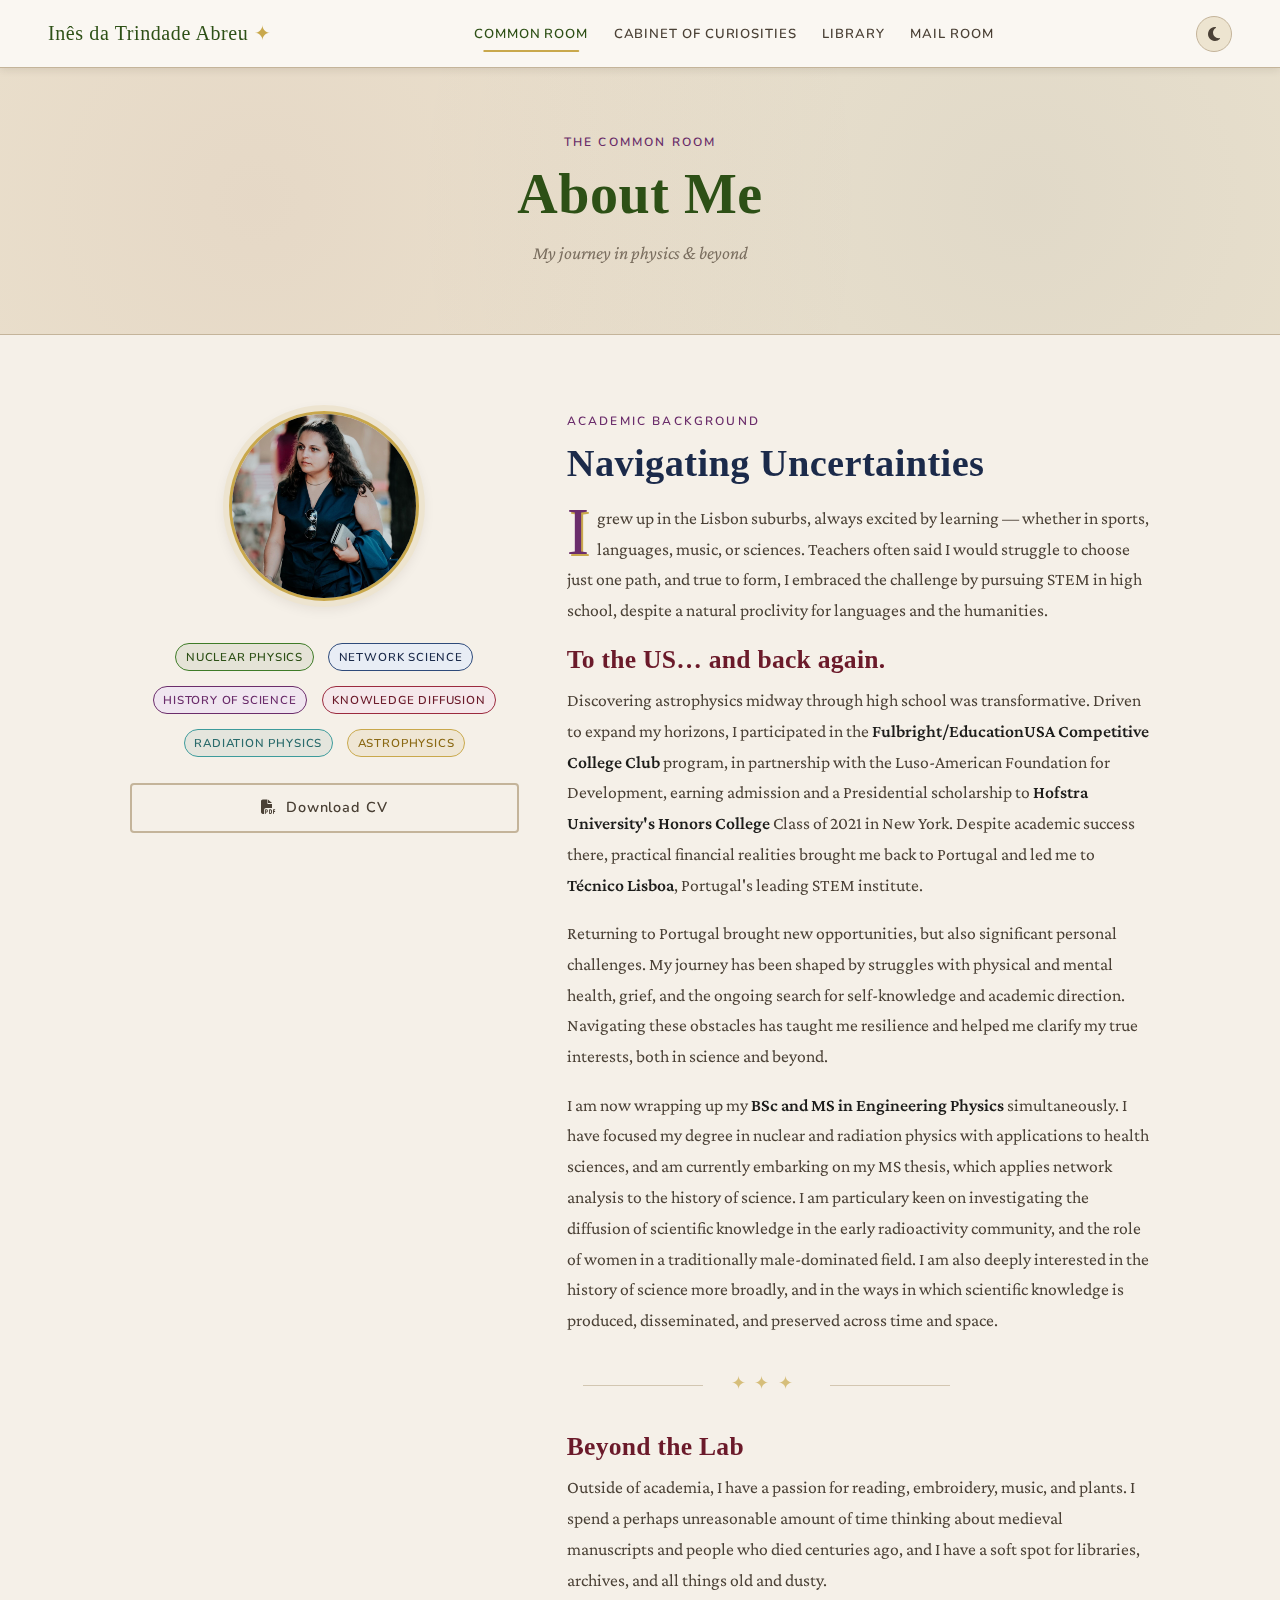
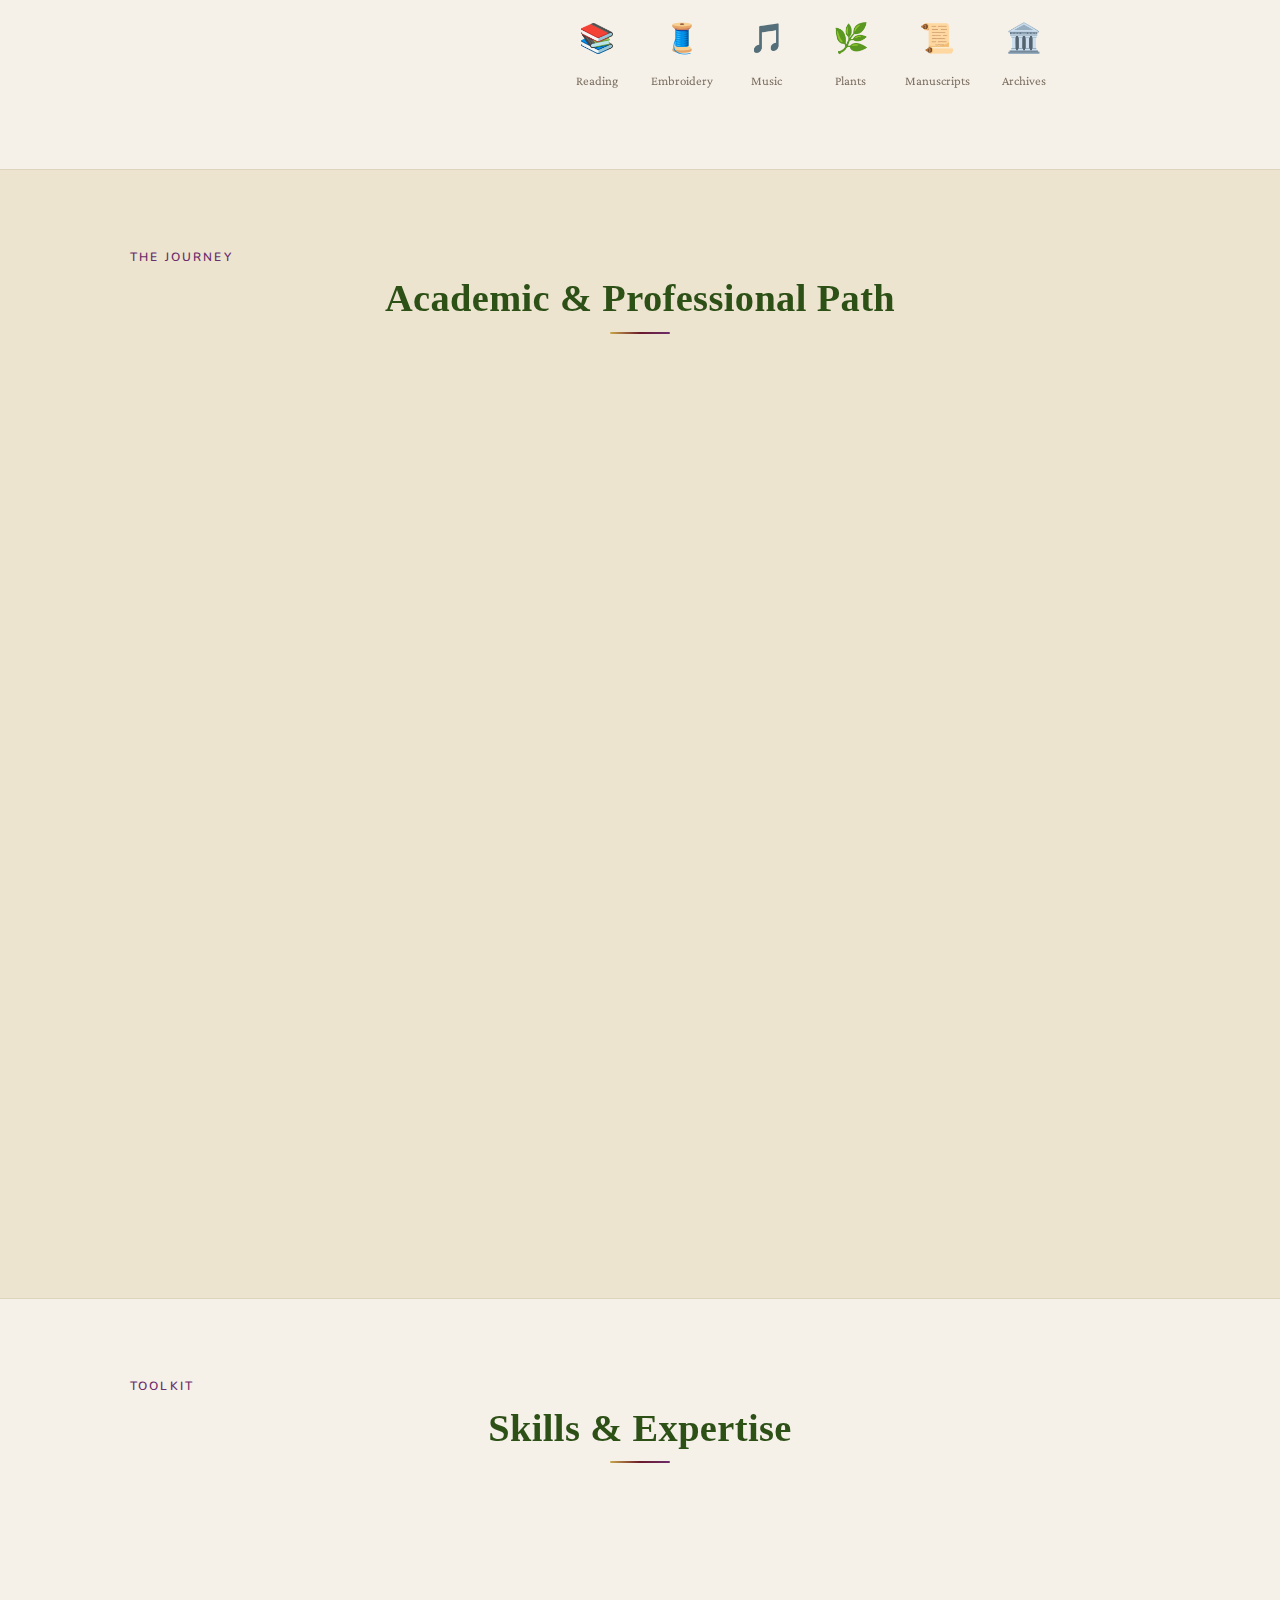
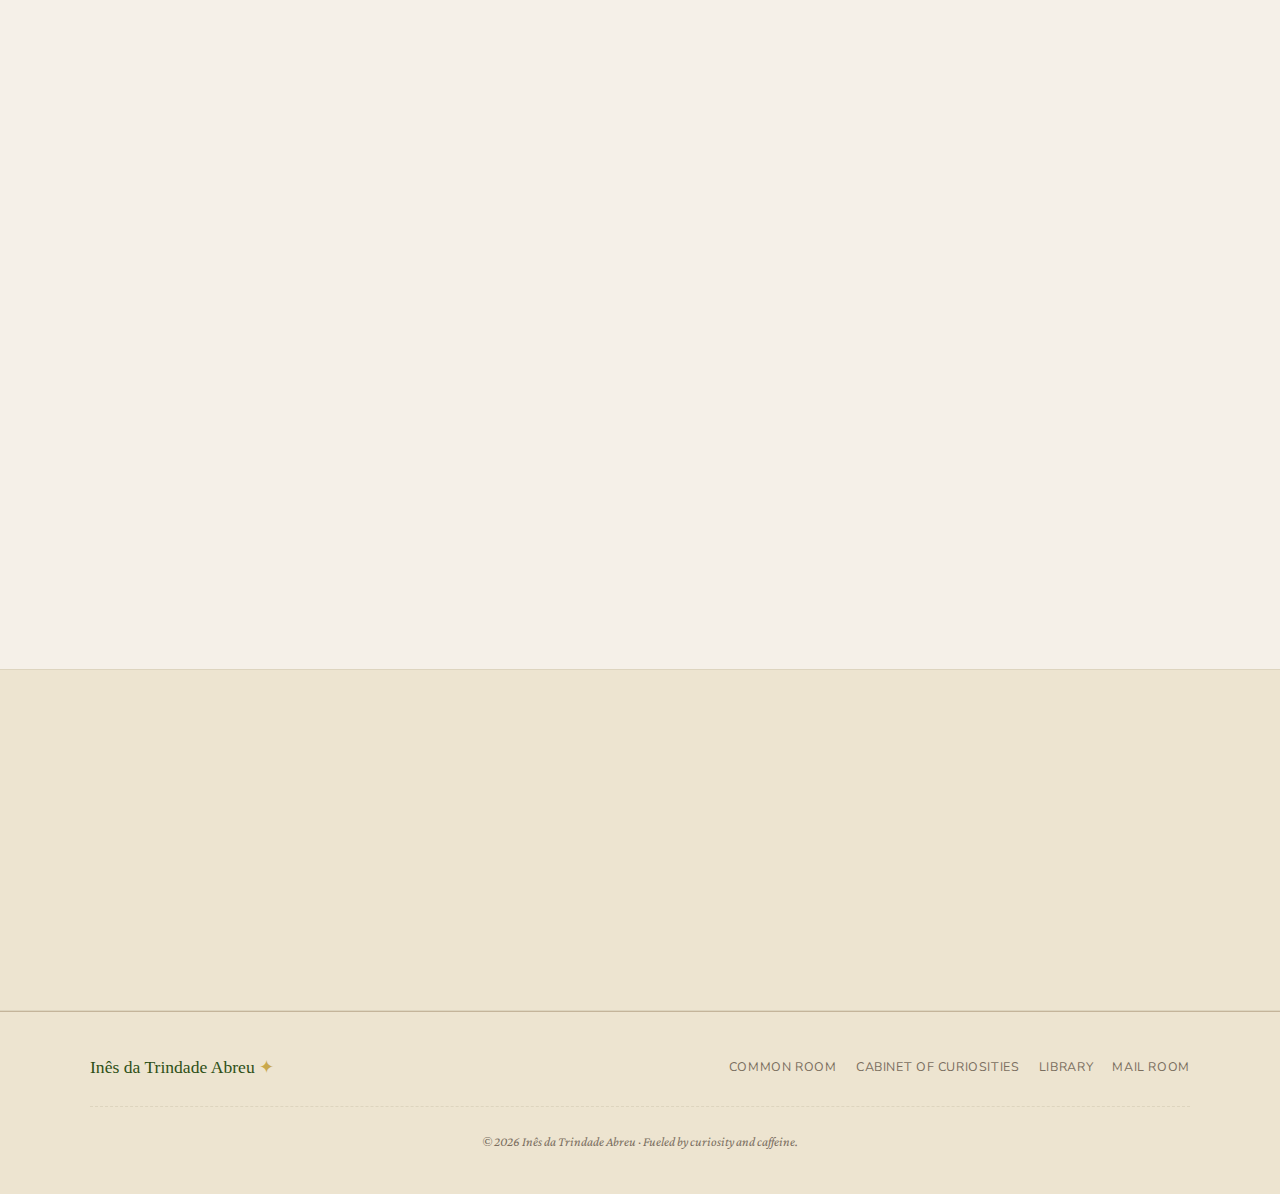
<file: about.html>
<!DOCTYPE html>
<html lang="en" data-theme="light">
<head>
  <meta charset="UTF-8">
  <meta http-equiv="X-UA-Compatible" content="IE=edge">
  <meta name="viewport" content="width=device-width, initial-scale=1.0">
  <meta name="description" content="About Inês da Trindade Abreu — graduate researcher in physics and history of science.">

  <title>Common Room — Inês da Trindade Abreu</title>

  <!-- Fonts -->
  <link href="https://fonts.googleapis.com/css2?family=IM+Fell+English:ital@0;1&family=Crimson+Pro:ital,wght@0,300;0,400;0,600;1,400&family=Nunito:wght@300;400;600&display=swap" rel="stylesheet">

  <!-- Font Awesome -->
  <link rel="stylesheet" href="https://cdnjs.cloudflare.com/ajax/libs/font-awesome/6.5.0/css/all.min.css">

  <!-- Stylesheet -->
  <link rel="stylesheet" href="css/style.css">
</head>

<body>

  <!-- ============================================================
       NAVIGATION
       ============================================================ -->
  <nav class="navbar" role="navigation" aria-label="Main navigation">

    <a href="index.html" class="navbar-logo" aria-label="Return to Main Hall">
      Inês da Trindade Abreu <span>✦</span>
    </a>

    <ul class="navbar-links" id="navbar-links">
      <li><a href="about.html" class="active">Common Room</a></li>
      <li><a href="research.html">Cabinet of Curiosities</a></li>
      <li><a href="portfolio.html">Library</a></li>
      <li><a href="contact.html">Mail Room</a></li>
    </ul>

    <div class="navbar-controls">
      <button class="theme-toggle" id="theme-toggle" aria-label="Toggle dark mode">
        <i class="fas fa-moon"></i>
      </button>
      <button class="navbar-toggle" aria-label="Toggle menu" aria-expanded="false" aria-controls="navbar-links">
        <span></span>
        <span></span>
        <span></span>
      </button>
    </div>

  </nav>


  <!-- ============================================================
       MAIN CONTENT
       ============================================================ -->
  <main class="page-content">


    <!-- ── HERO ─────────────────────────────────────────────── -->
    <section class="page-hero" aria-labelledby="about-heading">
      <span class="section-label">The Common Room</span>
      <h1 id="about-heading">About Me</h1>
      <p class="subtitle">My journey in physics &amp; beyond</p>
    </section>


    <!-- ── ACADEMIC BACKGROUND ──────────────────────────────── -->
    <section class="section" aria-labelledby="background-heading">
      <div class="container">

        <div class="two-col-narrow">

          <!-- Portrait + tags -->
          <div class="reveal" style="display: flex; flex-direction: column; align-items: center; gap: 1.4rem; position: sticky; top: calc(var(--nav-height) + 2rem);">
            <img
              src="images/wedding.jpeg"
              alt="Portrait of Inês da Trindade Abreu"
              class="profile-portrait"
              width="190" height="190"
            >
            <div class="skills-list" style="justify-content: center;">
              <span class="tag tag-green">Nuclear Physics</span>
              <span class="tag tag-navy">Network Science</span>
              <span class="tag tag-purpura">History of Science</span>
              <span class="tag tag-burgundy">Knowledge Diffusion</span>
              <span class="tag tag-teal">Radiation Physics</span>
              <span class="tag tag-gold">Astrophysics</span>
            </div>
            <a href="files/inesabreu_resume_2025.pdf" target="_blank" rel="noopener noreferrer" class="btn btn-ghost" style="width: 100%; text-align: center;">
  <i class="fas fa-file-pdf"></i>&nbsp; Download CV
</a>
          </div>

          <!-- Text -->
          <div class="reveal">
            <span class="section-label">Academic Background</span>
            <h2 id="background-heading">Navigating Uncertainties</h2>

            <p class="drop-cap">
              I grew up in the Lisbon suburbs, always excited by learning — whether in sports,
              languages, music, or sciences. Teachers often said I would struggle to choose just
              one path, and true to form, I embraced the challenge by pursuing STEM in high school,
              despite a natural proclivity for languages and the humanities.
            </p>

            <h3>To the US… and back again.</h3>

            <p>
              Discovering astrophysics midway through high school was transformative. Driven to
              expand my horizons, I participated in the
              <strong>Fulbright/EducationUSA Competitive College Club</strong> program, in
              partnership with the Luso-American Foundation for Development, earning admission
              and a Presidential scholarship to <strong>Hofstra University's Honors College</strong>
              Class of 2021 in New York. Despite academic success there, practical financial
              realities brought me back to Portugal and led me to
              <strong>Técnico Lisboa</strong>, Portugal's leading STEM institute.
            </p>

            <p>
              Returning to Portugal brought new opportunities, but also significant personal
              challenges. My journey has been shaped by struggles with physical and mental health,
              grief, and the ongoing search for self-knowledge and academic direction. Navigating
              these obstacles has taught me resilience and helped me clarify my true interests,
              both in science and beyond.
            </p>

            <p>
              I am now wrapping up my <strong>BSc and MS in Engineering Physics</strong>
              simultaneously. I have focused my degree in nuclear and radiation physics with applications
              to health sciences, and am currently embarking on my MS thesis, which applies network analysis to the history of science. I am particulary keen on investigating the diffusion of scientific knowledge in the early radioactivity community, and the role of women in a traditionally male-dominated field. I am also deeply interested in the history of science more broadly, and in the ways in which scientific knowledge is produced, disseminated, and preserved across time and space.
            </p>

            <div class="ornament-divider" aria-hidden="true" style="margin: 2rem 0; text-align: left;">
              <span class="star-sm">✦</span><span class="star-lg">✦</span><span class="star-sm">✦</span>
            </div>

            <h3>Beyond the Lab</h3>

            <p>
              Outside of academia, I have a passion for reading, embroidery, music, and plants.
              I spend a perhaps unreasonable amount of time thinking about medieval manuscripts
              and people who died centuries ago, and I have a soft spot for libraries, archives,
              and all things old and dusty.
            </p>

            <!-- Interests strip -->
            <div class="interests-strip">
              <div class="interest-item">
                <span class="icon">📚</span>
                <span>Reading</span>
              </div>
              <div class="interest-item">
                <span class="icon">🧵</span>
                <span>Embroidery</span>
              </div>
              <div class="interest-item">
                <span class="icon">🎵</span>
                <span>Music</span>
              </div>
              <div class="interest-item">
                <span class="icon">🌿</span>
                <span>Plants</span>
              </div>
              <div class="interest-item">
                <span class="icon">📜</span>
                <span>Manuscripts</span>
              </div>
              <div class="interest-item">
                <span class="icon">🏛️</span>
                <span>Archives</span>
              </div>
            </div>

          </div>

        </div>

      </div>
    </section>


    <!-- ── TIMELINE ──────────────────────────────────────────── -->
    <section class="section section-alt" aria-labelledby="timeline-heading">
      <div class="container">

        <span class="section-label">The Journey</span>
        <h2 class="section-title" id="timeline-heading">Academic &amp; Professional Path</h2>

        <div class="timeline reveal">

          <div class="timeline-item">
            <div class="timeline-date">2018 – Present</div>
            <h3>BSc &amp; MS in Engineering Physics</h3>
            <p>
              <strong>Instituto Superior Técnico, Universidade de Lisboa</strong><br>
              Specialising in nuclear and radiation physics, with applications to health sciences. Currently completing both degrees simultaneously, with MS
              thesis on knowledge diffusion in the radioactivity community pending approval.
            </p>
            <div style="margin-top: 0.6rem;">
              <span class="tag tag-green">Nuclear Physics</span>
              <!--<span class="tag tag-purpura">History of Science</span>#-->
              <span class="tag tag-navy">Network Science</span>
              <span class="tag tag-gold">Applied Physics</span>
              <span class="tag tag-burgundy">STEM</span>
            </div>
          </div>

          <div class="timeline-item">
            <div class="timeline-date">2017 – 2018</div>
            <h3>Honors College — Presidential Scholar</h3>
            <p>
              <strong>Hofstra University, New York</strong><br>
              Admitted on a Presidential scholarship via the Fulbright/EducationUSA Competitive
              College Club program, in partnership with the Luso-American Foundation for
              Development. Returned to Portugal due to financial constraints.
            </p>
            <div style="margin-top: 0.6rem;">
              <span class="tag tag-gold">Applied Physics</span>
              <span class="tag tag-teal">Astrophysics</span>
              <span class="tag tag-burgundy">STEM</span>
            </div>
          </div>

          <div class="timeline-item">
            <div class="timeline-date">2014 – 2017</div>
            <h3>Science &amp; Technology — High School</h3>
            <p>
              Pursued STEM despite equal pull towards languages and humanities.
              Discovery of astrophysics proved transformative and set the course for
              everything that followed.
            </p>
            <div style="margin-top: 0.6rem;">
              <span class="tag tag-burgundy">STEM</span>
            </div>
          </div>

        </div>

      </div>
    </section>


    <!-- ── SKILLS ────────────────────────────────────────────── -->
    <section class="section" aria-labelledby="skills-heading">
      <div class="container">

        <span class="section-label">Toolkit</span>
        <h2 class="section-title" id="skills-heading">Skills &amp; Expertise</h2>

        <div class="card-grid stagger-children">

          <div class="card reveal">
            <div class="card-icon" style="background: var(--navy-pale); color: var(--navy);">
              <i class="fas fa-code"></i>
            </div>
            <h3>Programming</h3>
            <div class="skills-list">
              <span class="tag tag-navy">Python</span>
              <span class="tag tag-navy">C</span>
              <span class="tag tag-navy">HTML &amp; CSS</span>
              <span class="tag tag-navy">JavaScript</span>
              <span class="tag tag-navy">LaTeX</span>
            </div>
          </div>

          <div class="card reveal">
            <div class="card-icon" style="background: var(--green-dark); color: #fff; opacity: 0.9;">
              <i class="fas fa-flask"></i>
            </div>
            <h3>Laboratory &amp; Software</h3>
            <div class="skills-list">
              <span class="tag tag-green">PyMca</span>
              <span class="tag tag-green">LTSpice</span>
              <span class="tag tag-green">ROOT</span>
              <span class="tag tag-green">Radiation Detection</span>
              <span class="tag tag-green">XRF Analysis</span>
            </div>
          </div>

          <div class="card reveal">
            <div class="card-icon" style="background: var(--purpura-pale); color: var(--purpura);">
              <i class="fas fa-brain"></i>
            </div>
            <h3>Research</h3>
            <div class="skills-list">
              <span class="tag tag-purpura">Network Analysis</span>
              <span class="tag tag-purpura">Science History</span>
              <span class="tag tag-purpura">Academic Writing</span>
              <span class="tag tag-purpura">Data Visualisation</span>
            </div>
          </div>

          <div class="card reveal">
            <div class="card-icon" style="background: var(--burgundy-pale); color: var(--burgundy);">
              <i class="fas fa-language"></i>
            </div>
            <h3>Languages</h3>
            <div class="skills-list">
              <span class="tag tag-burgundy">Portuguese <em style="font-size:0.7em;">(Native)</em></span>
              <span class="tag tag-burgundy">English <em style="font-size:0.7em;">(Fluent)</em></span>
              <span class="tag tag-burgundy">Spanish <em style="font-size:0.7em;">(Intermediate)</em></span>
              <span class="tag tag-burgundy">French <em style="font-size:0.7em;">(Basic)</em></span>
            </div>
          </div>

        </div>

      </div>
    </section>


    <!-- ── CLOSING QUOTE ────────────────────────────────────── -->
    <section class="section section-alt">
      <div class="container" style="max-width: 700px;">
        <blockquote class="iluminura-border reveal">
          "The most beautiful thing we can experience is the mysterious. It is the source
          of all true art and science."
          <br><br>
          <strong>— Albert Einstein</strong>
        </blockquote>
      </div>
    </section>


  </main>


  <!-- ============================================================
       SCROLL-TO-TOP BUTTON
       ============================================================ -->
  <button id="scroll-top" aria-label="Scroll to top" title="Back to top">
    <i class="fas fa-chevron-up"></i>
  </button>


  <!-- ============================================================
       FOOTER
       ============================================================ -->
  <footer>
    <div class="footer-inner">

      <span class="footer-logo">Inês da Trindade Abreu <span style="color: var(--gold);">✦</span></span>

      <nav class="footer-links" aria-label="Footer navigation">
        <a href="about.html">Common Room</a>
        <a href="research.html">Cabinet of Curiosities</a>
        <a href="portfolio.html">Library</a>
        <a href="contact.html">Mail Room</a>
      </nav>

    </div>
    <p class="footer-copy">
      © <span id="footer-year"></span> Inês da Trindade Abreu · Fueled by curiosity and caffeine.
    </p>
  </footer>


  <!-- ============================================================
       SCRIPTS
       ============================================================ -->
  <script src="js/main.js" defer></script>
  <script>
    document.getElementById('footer-year').textContent = new Date().getFullYear();
  </script>

</body>
</html>
</file>
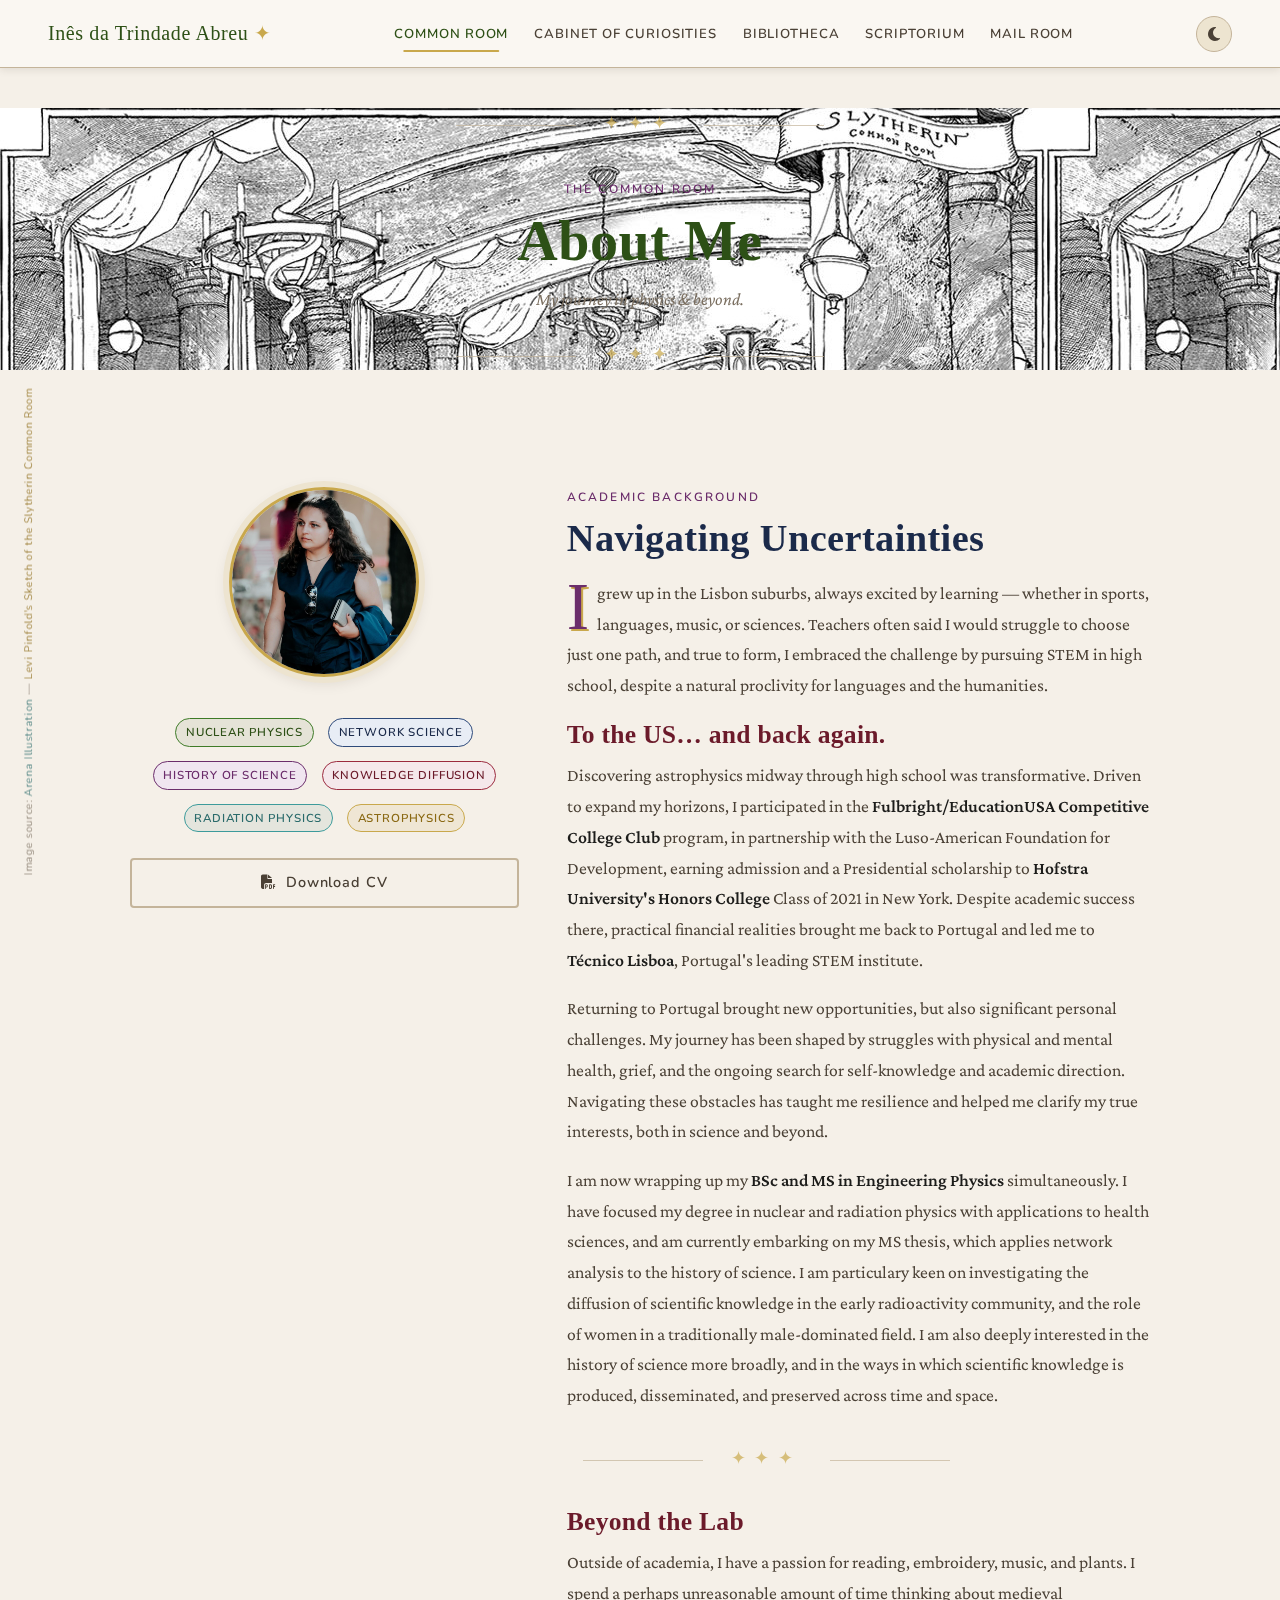
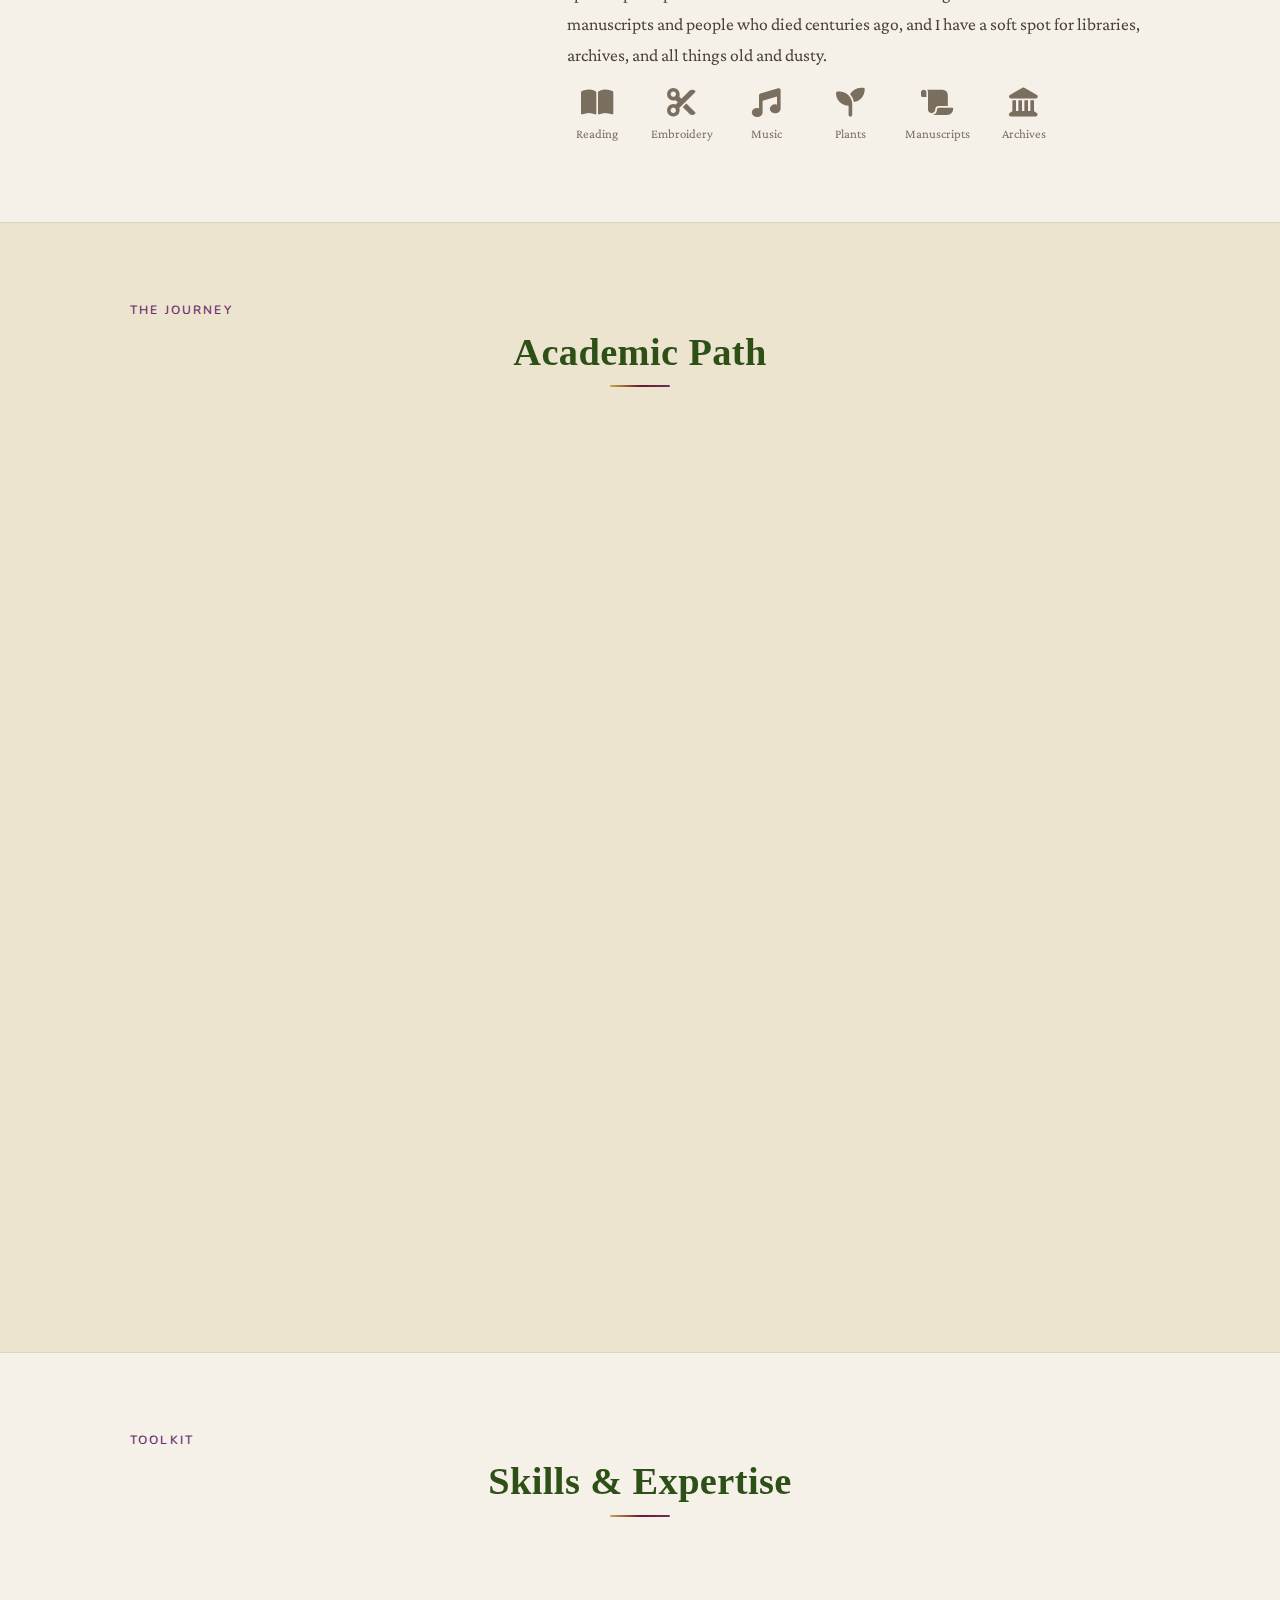
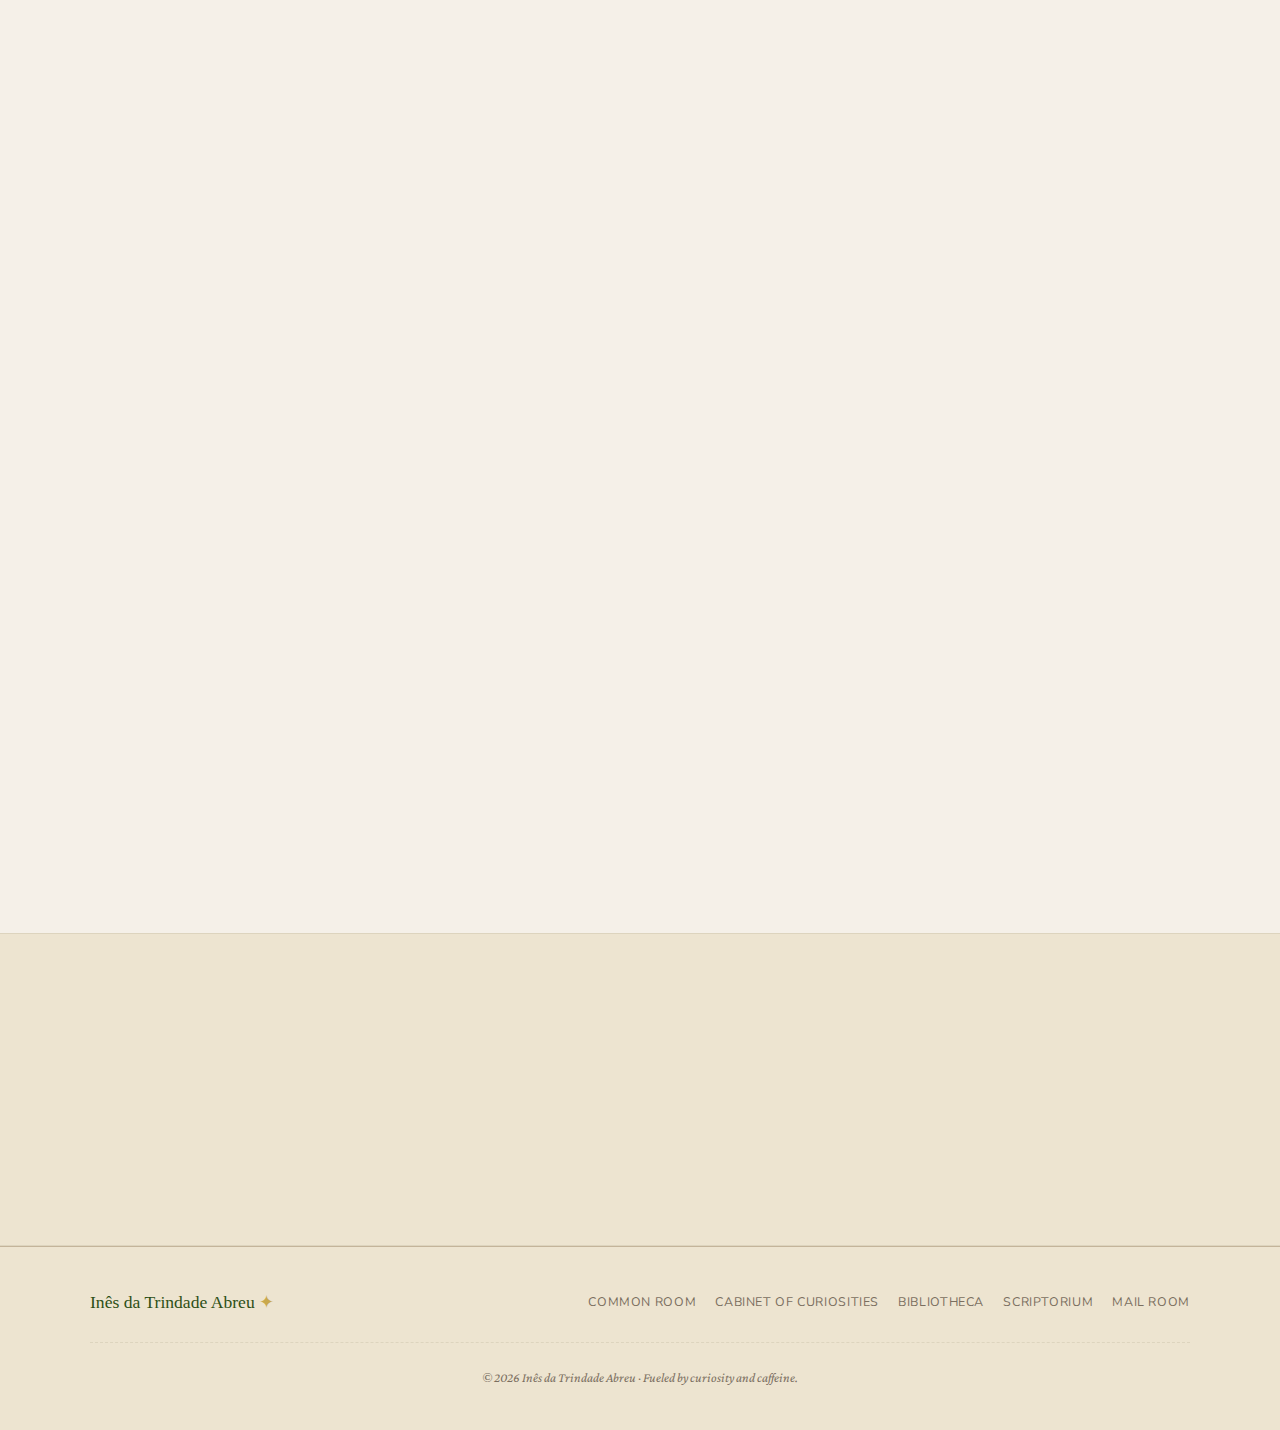
<file: common_room.html>
<!DOCTYPE html>
<html lang="en" data-theme="light">
<head>
  <meta charset="UTF-8">
  <meta http-equiv="X-UA-Compatible" content="IE=edge">
  <meta name="viewport" content="width=device-width, initial-scale=1.0">
  <meta name="description" content="About Inês da Trindade Abreu — graduate researcher in physics and history of science.">

  <title>Common Room — Inês da Trindade Abreu</title>

  <!-- Favicon -->
  <link rel="icon" type="image/png" href="images/logo.png">

  <!-- Fonts -->
  <link href="https://fonts.googleapis.com/css2?family=IM+Fell+English:ital@0;1&family=Crimson+Pro:ital,wght@0,300;0,400;0,600;1,400&family=Nunito:wght@300;400;600&display=swap" rel="stylesheet">

  <!-- Font Awesome -->
  <link rel="stylesheet" href="https://cdnjs.cloudflare.com/ajax/libs/font-awesome/6.5.0/css/all.min.css">

  <!-- Stylesheet -->
  <link rel="stylesheet" href="css/style.css">
</head>

<body>

  <!-- ============================================================
       NAVIGATION
       ============================================================ -->
  <nav class="navbar" role="navigation" aria-label="Main navigation">

    <a href="main_hall.html" class="navbar-logo" aria-label="Return to Main Hall">
      Inês da Trindade Abreu <span>✦</span>
    </a>

    <ul class="navbar-links" id="navbar-links">
      <li><a href="common_room.html" class="active">Common Room</a></li>
      <li><a href="cabinet_curiosities.html">Cabinet of Curiosities</a></li>
      <li><a href="bibliotheca.html">Bibliotheca</a></li>
      <li><a href="scriptorium.html">Scriptorium</a></li>
      <li><a href="mail_room.html">Mail Room</a></li>
    </ul>

    <div class="navbar-controls">
      <button class="theme-toggle" id="theme-toggle" aria-label="Toggle dark mode">
        <i class="fas fa-moon"></i>
      </button>
      <button class="navbar-toggle" aria-label="Toggle menu" aria-expanded="false" aria-controls="navbar-links">
        <span></span>
        <span></span>
        <span></span>
      </button>
    </div>

  </nav>


  <!-- ============================================================
       MAIN CONTENT
       ============================================================ -->
  <main class="page-content">


    <!-- ── HERO ─────────────────────────────────────────────── -->
    <section class="inner-page-hero" style="background-image: url('images/common_room.jpg');" aria-labelledby="commonroom-heading">

      <div style="position: relative; z-index: 1; text-align: center;">
        <div class="ornament-divider gold-shimmer" aria-hidden="true">
          <span class="star-sm">✦</span><span class="star-lg">✦</span><span class="star-sm">✦</span>
        </div>
        <span class="section-label">The Common Room</span>
        <h1 id="about-heading">About Me</h1>
        <p class="subtitle" style="max-width: 55ch; margin: 0.5rem auto 0; font-style: italic; color: var(--text-muted);">
          My journey in physics &amp; beyond.
        </p>
        <div class="ornament-divider" aria-hidden="true" style="margin-top: 1.5rem;">
          <span class="star-sm">✦</span><span class="star-lg">✦</span><span class="star-sm">✦</span>
        </div>
      </div>

      <!-- Image attribution — vertical text, lower left -->
      <p class="hero-attribution">
        Image source:
        <a href="https://www.arenaillustration.com/artists/levi-pinfold/harry-potter-and-the-chamber-of-secrets/#gallery-10" target="_blank" rel="noopener noreferrer" class="attr-institution">Arena Illustration</a>
        —
        <a href="https://res.cloudinary.com/arenaillustration/image/upload/c_limit,f_auto,q_auto,w_1920/v1620656804/Levi-Pinfold_Harry-Potter-and-the-Chamber-of-Secrets_Slytherin-Common-Room_vey35v.jpg" target="_blank" rel="noopener noreferrer" class="attr-source">Levi Pinfold's Sketch of the Slytherin Common Room</a>
      </p>
    </section>



    <!-- ── ACADEMIC BACKGROUND ──────────────────────────────── -->
    <section class="section" aria-labelledby="background-heading">
      <div class="container">

        <div class="two-col-narrow">

          <!-- Portrait + tags -->
          <div class="reveal" style="display: flex; flex-direction: column; align-items: center; gap: 1.4rem; position: sticky; top: calc(var(--nav-height) + 2rem);">
            <img
              src="images/wedding.jpeg"
              alt="Portrait of Inês da Trindade Abreu"
              class="profile-portrait"
              width="190" height="190"
            >
            <div class="skills-list" style="justify-content: center;">
              <span class="tag tag-green">Nuclear Physics</span>
              <span class="tag tag-navy">Network Science</span>
              <span class="tag tag-purpura">History of Science</span>
              <span class="tag tag-burgundy">Knowledge Diffusion</span>
              <span class="tag tag-teal">Radiation Physics</span>
              <span class="tag tag-gold">Astrophysics</span>
            </div>
            <a href="files/inesabreu_resume_2025.pdf" target="_blank" rel="noopener noreferrer" class="btn btn-ghost" style="width: 100%; text-align: center;">
  <i class="fas fa-file-pdf"></i>&nbsp; Download CV
</a>
          </div>

          <!-- Text -->
          <div class="reveal">
            <span class="section-label">Academic Background</span>
            <h2 id="background-heading">Navigating Uncertainties</h2>

            <p class="drop-cap">
              I grew up in the Lisbon suburbs, always excited by learning — whether in sports,
              languages, music, or sciences. Teachers often said I would struggle to choose just
              one path, and true to form, I embraced the challenge by pursuing STEM in high school,
              despite a natural proclivity for languages and the humanities.
            </p>

            <h3>To the US… and back again.</h3>

            <p>
              Discovering astrophysics midway through high school was transformative. Driven to
              expand my horizons, I participated in the
              <strong>Fulbright/EducationUSA Competitive College Club</strong> program, in
              partnership with the Luso-American Foundation for Development, earning admission
              and a Presidential scholarship to <strong>Hofstra University's Honors College</strong>
              Class of 2021 in New York. Despite academic success there, practical financial
              realities brought me back to Portugal and led me to
              <strong>Técnico Lisboa</strong>, Portugal's leading STEM institute.
            </p>

            <p>
              Returning to Portugal brought new opportunities, but also significant personal
              challenges. My journey has been shaped by struggles with physical and mental health,
              grief, and the ongoing search for self-knowledge and academic direction. Navigating
              these obstacles has taught me resilience and helped me clarify my true interests,
              both in science and beyond.
            </p>

            <p>
              I am now wrapping up my <strong>BSc and MS in Engineering Physics</strong>
              simultaneously. I have focused my degree in nuclear and radiation physics with applications
              to health sciences, and am currently embarking on my MS thesis, which applies network analysis to the history of science. I am particulary keen on investigating the diffusion of scientific knowledge in the early radioactivity community, and the role of women in a traditionally male-dominated field. I am also deeply interested in the history of science more broadly, and in the ways in which scientific knowledge is produced, disseminated, and preserved across time and space.
            </p>

            <div class="ornament-divider" aria-hidden="true" style="margin: 2rem 0; text-align: left;">
              <span class="star-sm">✦</span><span class="star-lg">✦</span><span class="star-sm">✦</span>
            </div>

            <h3>Beyond the Lab</h3>

            <p>
              Outside of academia, I have a passion for reading, embroidery, music, and plants.
              I spend a perhaps unreasonable amount of time thinking about medieval manuscripts
              and people who died centuries ago, and I have a soft spot for libraries, archives,
              and all things old and dusty.
            </p>

            <!-- Interests strip -->
            <div class="interests-strip">
              <div class="interest-item">
                <i class="fas fa-book-open icon"></i>
                <span>Reading</span>
              </div>
              <div class="interest-item">
                <i class="fas fa-cut icon"></i>
                <span>Embroidery</span>
              </div>
              <div class="interest-item">
                <i class="fas fa-music icon"></i>
                <span>Music</span>
              </div>
              <div class="interest-item">
                <i class="fas fa-seedling icon"></i>
                <span>Plants</span>
              </div>
              <div class="interest-item">
                <i class="fas fa-scroll icon"></i>
                <span>Manuscripts</span>
              </div>
              <div class="interest-item">
                <i class="fas fa-landmark icon"></i>
                <span>Archives</span>
              </div>
            </div>

          </div>

        </div>

      </div>
    </section>


    <!-- ── TIMELINE ──────────────────────────────────────────── -->
    <section class="section section-alt" aria-labelledby="timeline-heading">
      <div class="container">

        <span class="section-label">The Journey</span>
        <h2 class="section-title" id="timeline-heading">Academic Path</h2>

        <div class="timeline reveal">

          <div class="timeline-item">
            <div class="timeline-date">2018 – Present</div>
            <h3>BSc &amp; MS in Engineering Physics</h3>
            <p>
              <strong>Instituto Superior Técnico, Universidade de Lisboa</strong><br>
              Specialising in nuclear and radiation physics, with applications to health sciences. Currently completing both degrees simultaneously, with MS
              thesis on knowledge diffusion in the radioactivity community pending approval.
            </p>
            <div style="margin-top: 0.6rem;">
              <span class="tag tag-green">Nuclear Physics</span>
              <!--<span class="tag tag-purpura">History of Science</span>#-->
              <span class="tag tag-navy">Network Science</span>
              <span class="tag tag-gold">Applied Physics</span>
              <span class="tag tag-burgundy">STEM</span>
            </div>
          </div>

          <div class="timeline-item">
            <div class="timeline-date">2017 – 2018</div>
            <h3>Honors College — Presidential Scholar</h3>
            <p>
              <strong>Hofstra University, New York</strong><br>
              Admitted on a Presidential scholarship via the Fulbright/EducationUSA Competitive
              College Club program, in partnership with the Luso-American Foundation for
              Development. Returned to Portugal due to financial constraints.
            </p>
            <div style="margin-top: 0.6rem;">
              <span class="tag tag-gold">Applied Physics</span>
              <span class="tag tag-teal">Astrophysics</span>
              <span class="tag tag-burgundy">STEM</span>
            </div>
          </div>

          <div class="timeline-item">
            <div class="timeline-date">2014 – 2017</div>
            <h3>Science &amp; Technology — High School</h3>
            <p>
              Pursued STEM despite equal pull towards languages and humanities.
              Discovery of astrophysics proved transformative and set the course for
              everything that followed.
            </p>
            <div style="margin-top: 0.6rem;">
              <span class="tag tag-burgundy">STEM</span>
            </div>
          </div>

        </div>

      </div>
    </section>


    <!-- ── SKILLS ────────────────────────────────────────────── -->
<section class="section" aria-labelledby="skills-heading">
  <div class="container">

    <span class="section-label">Toolkit</span>
    <h2 class="section-title" id="skills-heading">Skills &amp; Expertise</h2>

    <div class="card-grid-2 stagger-children">

      <div class="card reveal">
        <div class="card-icon" style="background: var(--navy-pale); color: var(--navy);">
          <i class="fas fa-code"></i>
        </div>
        <h3 style="color: var(--navy);">Programming</h3>
        <div class="skills-list">
          <span class="tag tag-navy">Python</span>
          <span class="tag tag-navy">C</span>
          <span class="tag tag-navy">HTML &amp; CSS</span>
          <span class="tag tag-navy">JavaScript</span>
          <span class="tag tag-navy">LaTeX</span>
        </div>
      </div>

      <div class="card reveal">
        <div class="card-icon" style="background: var(--bg-secondary); color: var(--green-dark); border: 1px solid var(--green-mid);">
          <i class="fas fa-flask"></i>
        </div>
        <h3 style="color: var(--green-dark);">Software &amp; Lab</h3>
        <div class="skills-list">
          <span class="tag tag-green">PyMca</span>
          <span class="tag tag-green">LTSpice</span>
          <span class="tag tag-green">ROOT</span>
          <span class="tag tag-green">Radiation Detection</span>
          <span class="tag tag-green">XRF Analysis</span>
        </div>
      </div>

      <div class="card reveal">
        <div class="card-icon" style="background: var(--purpura-pale); color: var(--purpura);">
          <i class="fas fa-microscope"></i>
        </div>
        <h3 style="color: var(--purpura);">Research</h3>
        <div class="skills-list">
          <span class="tag tag-purpura">Network Analysis</span>
          <span class="tag tag-purpura">History of Science</span>
          <span class="tag tag-purpura">Academic Writing</span>
          <span class="tag tag-purpura">Data Visualisation</span>
          <span class="tag tag-purpura">Citation Analysis</span>
        </div>
      </div>

      <div class="card reveal">
        <div class="card-icon" style="background: var(--burgundy-pale); color: var(--burgundy);">
          <i class="fas fa-language"></i>
        </div>
        <h3 style="color: var(--burgundy);">Languages</h3>
        <div class="skills-list">
          <span class="tag tag-burgundy">Portuguese <em style="font-size:0.7em;">(Native)</em></span>
          <span class="tag tag-burgundy">English <em style="font-size:0.7em;">(Fluent)</em></span>
          <span class="tag tag-burgundy">Spanish <em style="font-size:0.7em;">(Intermediate)</em></span>
          <span class="tag tag-burgundy">French <em style="font-size:0.7em;">(Basic)</em></span>
        </div>
      </div>

      <div class="card reveal">
        <div class="card-icon" style="background: rgba(201,168,76,0.12); color: var(--gold-dark);">
         <i class="fas fa-compass"></i>
        </div>
        <h3 style="color: var(--gold-dark);">Autodidacta</h3>
        <p style="font-size: 0.82rem; color: var(--text-muted); margin-bottom: 0.8rem; font-style: italic;">
            Self-directed explorations
        </p>
        <div class="skills-list">
          <span class="tag tag-gold">Network Science</span>
          <span class="tag tag-gold">Epigenetics</span>
          <span class="tag tag-gold">History of Medicine</span>
          <span class="tag tag-gold">Medieval Studies</span>
          <span class="tag tag-gold">History of Science</span>
          <!--<span class="tag tag-gold">Alchemy</span>-->
        </div>
      </div>


      <div class="card reveal">
        <div class="card-icon" style="background: rgba(42,107,107,0.10); color: var(--teal);">
          <i class="fas fa-users"></i>
        </div>
        <h3 style="color: var(--teal);">Soft Skills</h3>
        <div class="skills-list">
          <span class="tag tag-teal">Scientific Communication</span>
          <span class="tag tag-teal">Cross-disciplinary Thinking</span>
          <span class="tag tag-teal">Resilience</span>
          <span class="tag tag-teal">Independent Research</span>
          <span class="tag tag-teal">Science Outreach</span>
        </div>
      </div>

    </div>

  </div>
</section>


    <!-- ── CLOSING QUOTE ────────────────────────────────────── -->
    <section class="section section-alt">
      <div class="container" style="max-width: 860px;">
        <blockquote class="iluminura-border reveal">
          "The most beautiful thing we can experience is the mysterious. It is the source
          of all true art and science."
          <br><br>
          <strong>— Albert Einstein</strong>
        </blockquote>
      </div>
    </section>


  </main>


  <!-- ============================================================
       SCROLL-TO-TOP BUTTON
       ============================================================ -->
  <button id="scroll-top" aria-label="Scroll to top" title="Back to top">
    <i class="fas fa-chevron-up"></i>
  </button>


  <!-- ============================================================
       FOOTER
       ============================================================ -->
  <footer>
    <div class="footer-inner">

      <span class="footer-logo">Inês da Trindade Abreu <span style="color: var(--gold);">✦</span></span>

      <nav class="footer-links" aria-label="Footer navigation">
        <a href="common_room.html">Common Room</a>
        <a href="cabinet_curiosities.html">Cabinet of Curiosities</a>
        <a href="bibliotheca.html">Bibliotheca</a>
        <a href="scriptorium.html">Scriptorium</a>
        <a href="mail_room.html">Mail Room</a>
      </nav>

    </div>
    <p class="footer-copy">
      © <span id="footer-year"></span> Inês da Trindade Abreu · Fueled by curiosity and caffeine.
    </p>
  </footer>


  <!-- ============================================================
       SCRIPTS
       ============================================================ -->
  <script src="js/main.js" defer></script>
  <script>
    document.getElementById('footer-year').textContent = new Date().getFullYear();
  </script>

</body>
</html>
</file>
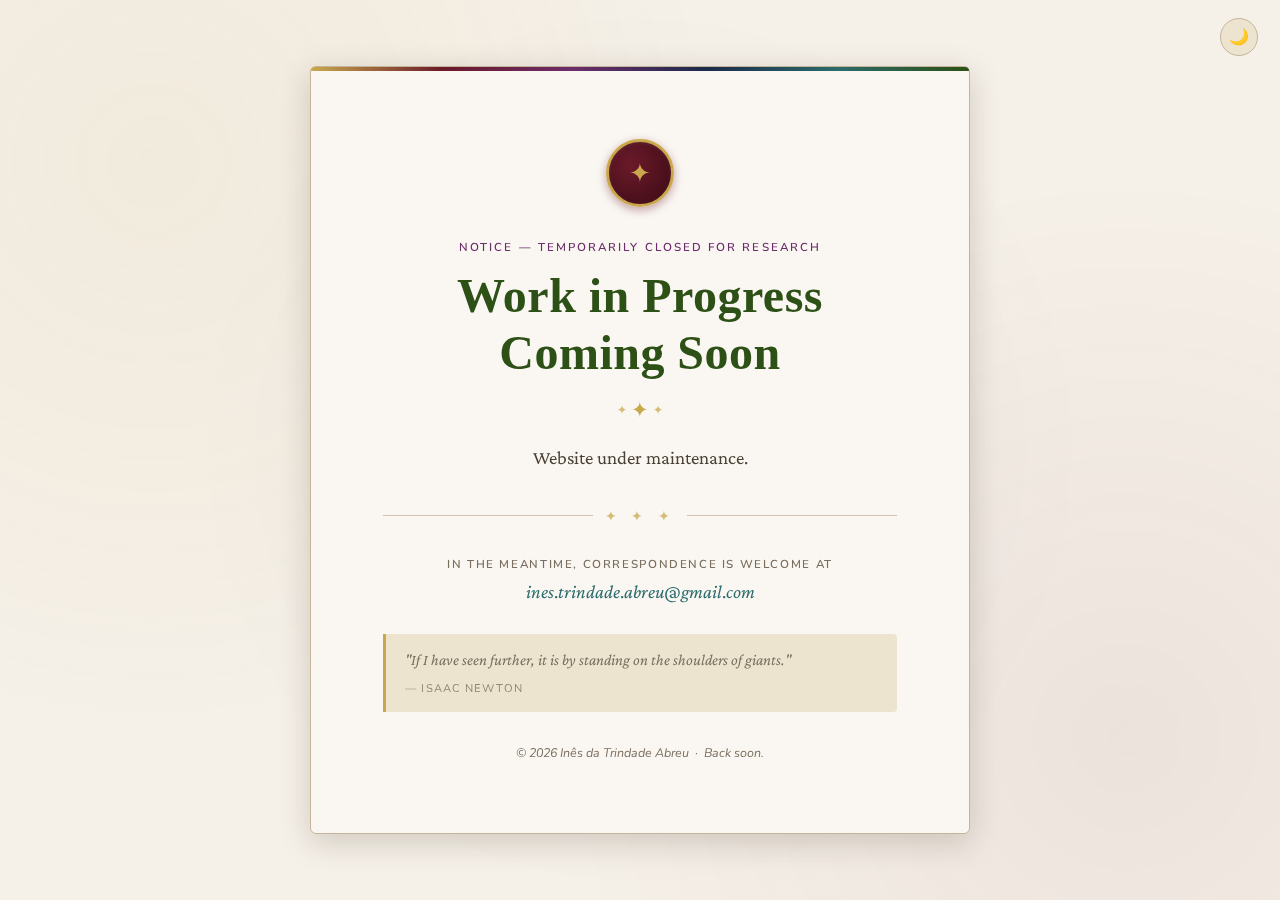
<file: temporary.html>
<!DOCTYPE html>
<html lang="en" data-theme="light">
<head>
    <meta charset="UTF-8">
    <meta http-equiv="X-UA-Compatible" content="IE=edge">
    <meta name="viewport" content="width=device-width, initial-scale=1.0">
    <meta name="description" content="Inês da Trindade Abreu — Work in Progress">
    <title>Inês da Trindade Abreu</title>
    <link href="https://fonts.googleapis.com/css2?family=IM+Fell+English:ital@0;1&family=Crimson+Pro:ital,wght@0,300;0,400;0,600;1,400&family=Nunito:wght@300;400;600&display=swap" rel="stylesheet">
    <style>
        /* ── CSS Variables ────────────────────────────────────── */
        :root {
            --bg-primary: #F5F0E8;
            --bg-secondary: #EDE4D0;
            --bg-card: #FAF7F2;
            --green-dark: #2D5016;
            --teal: #2A6B6B;
            --purpura: #6B2D6B;
            --navy: #1B2A4A;
            --burgundy: #6B1A2A;
            --gold: #C9A84C;
            --gold-dark: #8B6914;
            --text-primary: #1C1C1A;
            --text-secondary: #4A4035;
            --text-muted: #7A6E5F;
            --border-color: #C4B49A;
            --border-light: #DDD4BE;
            --shadow-lg: 0 8px 32px rgba(44, 30, 10, 0.18);
        }
        [data-theme="dark"] {
            --bg-primary: #1E1C18;
            --bg-secondary: #252318;
            --bg-card: #2C291E;
            --green-dark: #5C7A3A;
            --teal: #3D7A7A;
            --purpura: #7A4A7A;
            --navy: #4A6080;
            --burgundy: #8A3045;
            --gold: #B8943A;
            --gold-dark: #9A7820;
            --text-primary: #E8E0CC;
            --text-secondary: #B8A888;
            --text-muted: #7A6E5A;
            --border-color: #3A3228;
            --border-light: #302C22;
            --shadow-lg: 0 8px 32px rgba(0,0,0,0.55);
        }

        /* ── Reset & Base ─────────────────────────────────────── */
        *, *::before, *::after { box-sizing: border-box; margin: 0; padding: 0; }
        html { font-size: 16px; }
        body {
            font-family: 'Crimson Pro', Georgia, serif;
            background-color: var(--bg-primary);
            color: var(--text-primary);
            min-height: 100vh;
            display: flex;
            flex-direction: column;
            align-items: center;
            justify-content: center;
            transition: background-color 0.4s ease, color 0.4s ease;
            padding: 3rem 1.2rem;
            position: relative;
        }

        /* ── Ambient parchment glow ───────────────────────────── */
        body::before {
            content: '';
            position: fixed;
            inset: 0;
            background-image:
                radial-gradient(circle at 12% 18%, rgba(201,168,76,0.07) 0, transparent 42%),
                radial-gradient(circle at 88% 82%, rgba(107,26,42,0.06) 0, transparent 42%),
                radial-gradient(circle at 50% 50%, rgba(27,42,74,0.04) 0, transparent 58%);
            pointer-events: none;
            z-index: 0;
        }

        /* ── Theme Toggle ─────────────────────────────────────── */
        .theme-toggle {
            position: fixed;
            top: 1.1rem;
            right: 1.4rem;
            width: 38px; height: 38px;
            border-radius: 50%;
            border: 1px solid var(--border-color);
            background: var(--bg-secondary);
            color: var(--text-secondary);
            display: flex; align-items: center; justify-content: center;
            font-size: 1rem;
            cursor: pointer;
            transition: all 0.2s ease;
            z-index: 100;
        }
        .theme-toggle:hover { background: var(--bg-card); color: var(--purpura); border-color: var(--purpura); }

        /* ── Notice Card ──────────────────────────────────────── */
        .notice {
            position: relative;
            z-index: 1;
            background: var(--bg-card);
            border: 1px solid var(--border-color);
            border-radius: 6px;
            max-width: 660px;
            width: 100%;
            padding: clamp(2.8rem, 7vw, 4.5rem) clamp(2rem, 6vw, 4.5rem);
            box-shadow: var(--shadow-lg);
            text-align: center;
            animation: pageFadeIn 0.6s ease forwards;
        }
        /* Five-colour illuminated top bar */
        .notice::before {
            content: '';
            position: absolute;
            top: 0; left: 0; right: 0;
            height: 4px;
            background: linear-gradient(to right, var(--gold), var(--burgundy), var(--purpura), var(--navy), var(--teal), var(--green-dark));
            border-radius: 6px 6px 0 0;
        }

        /* ── Wax Seal ─────────────────────────────────────────── */
        .wax-seal {
            width: 68px; height: 68px;
            border-radius: 50%;
            background: radial-gradient(circle at 36% 36%, var(--burgundy), #3A0A14);
            border: 3px solid var(--gold);
            box-shadow: 0 3px 10px rgba(107,26,42,0.4), inset 0 1px 4px rgba(255,255,255,0.08);
            display: flex; align-items: center; justify-content: center;
            margin: 0 auto 2rem;
            font-family: 'IM Fell English', serif;
            font-size: 1.6rem;
            color: var(--gold);
            animation: sealPulse 4s ease-in-out infinite;
        }
        @keyframes sealPulse {
            0%, 100% { box-shadow: 0 3px 10px rgba(107,26,42,0.4), inset 0 1px 4px rgba(255,255,255,0.08); }
            50%       { box-shadow: 0 3px 20px rgba(107,26,42,0.6), 0 0 28px rgba(201,168,76,0.22), inset 0 1px 4px rgba(255,255,255,0.08); }
        }

        /* ── Section label ────────────────────────────────────── */
        .section-label {
            font-family: 'Nunito', sans-serif;
            font-size: 0.72rem;
            font-weight: 600;
            letter-spacing: 0.18em;
            text-transform: uppercase;
            color: var(--purpura);
            display: block;
            margin-bottom: 0.7rem;
        }

        /* ── Heading ──────────────────────────────────────────── */
        h1 {
            font-family: 'IM Fell English', Georgia, serif;
            font-size: clamp(2rem, 5.5vw, 3rem);
            color: var(--green-dark);
            line-height: 1.2;
            letter-spacing: 0.01em;
        }

        /* ── Star cluster ─────────────────────────────────────── */
        .star-cluster {
            display: block;
            text-align: center;
            margin: 1rem 0;
            color: var(--gold);
            animation: goldShimmer 3s ease-in-out infinite;
        }
        .star-sm { font-size: 0.72em; opacity: 0.75; vertical-align: middle; }
        .star-lg { font-size: 1.3em; vertical-align: middle; margin: 0 0.07em; }
        @keyframes goldShimmer { 0%,100%{opacity:.55} 50%{opacity:1} }

        /* ── Body text ────────────────────────────────────────── */
        .notice-body {
            font-size: 1.18rem;
            color: var(--text-secondary);
            line-height: 1.85;
            margin: 1.2rem auto 0;
            max-width: 50ch;
        }

        /* ── Ornament divider ─────────────────────────────────── */
        .ornament-divider {
            display: flex; align-items: center; justify-content: center;
            gap: 0.7rem;
            color: var(--gold);
            font-size: 0.9rem;
            letter-spacing: 0.4em;
            opacity: 0.75;
            margin: 2rem 0;
            user-select: none;
        }
        .ornament-divider::before,
        .ornament-divider::after {
            content: ''; display: block; flex: 1;
            height: 1px; background: var(--border-color);
        }

        /* ── Contact block ────────────────────────────────────── */
        .contact-wrap { margin-top: 0.2rem; }
        .contact-label {
            font-family: 'Nunito', sans-serif;
            font-size: 0.72rem;
            font-weight: 600;
            letter-spacing: 0.14em;
            text-transform: uppercase;
            color: var(--text-muted);
            display: block;
            margin-bottom: 0.55rem;
        }
        .contact-email {
            font-family: 'Crimson Pro', serif;
            font-size: 1.18rem;
            color: var(--teal);
            text-decoration: none;
            transition: color 0.2s ease;
            word-break: break-all;
        }
        .contact-email:hover { color: var(--purpura); }
        .contact-email em   { font-style: italic; }
        .contact-email .sep { font-style: normal; }

        /* ── Closing quote ────────────────────────────────────── */
        .closing-quote {
            margin-top: 2rem;
            padding: 0.85rem 1.2rem;
            border-left: 3px solid var(--gold);
            background: var(--bg-secondary);
            border-radius: 0 4px 4px 0;
            text-align: left;
            font-style: italic;
            color: var(--text-muted);
            font-size: 0.98rem;
            line-height: 1.65;
        }
        .closing-quote cite {
            display: block;
            font-style: normal;
            font-family: 'Nunito', sans-serif;
            font-size: 0.7rem;
            letter-spacing: 0.1em;
            text-transform: uppercase;
            color: var(--text-muted);
            margin-top: 0.4rem;
            opacity: 0.8;
        }

        /* ── Footer note ──────────────────────────────────────── */
        .footer-note {
            margin-top: 2rem;
            font-family: 'Nunito', sans-serif;
            font-size: 0.78rem;
            color: var(--text-muted);
            font-style: italic;
        }

        /* ── Animations ───────────────────────────────────────── */
        @keyframes pageFadeIn {
            from { opacity: 0; transform: translateY(10px); }
            to   { opacity: 1; transform: translateY(0); }
        }

        /* ── Responsive ───────────────────────────────────────── */
        @media (max-width: 480px) {
            .notice { padding: 2.2rem 1.5rem; }
        }
    </style>
</head>
<body>

    <button class="theme-toggle" id="theme-toggle" aria-label="Toggle dark mode" title="Toggle dark mode">🌙</button>

    <main class="notice" role="main" aria-label="Work in progress notice">

        <div class="wax-seal" aria-hidden="true">✦</div>

        <span class="section-label">Notice — temporarily closed for research</span>

        <h1>Work in Progress<br>Coming Soon</h1>

        <span class="star-cluster" aria-hidden="true">
            <span class="star-sm">✦</span>
            <span class="star-lg">✦</span>
            <span class="star-sm">✦</span>
        </span>

        <p class="notice-body">
            Website under maintenance.
        </p>

        <div class="ornament-divider" aria-hidden="true">✦ ✦ ✦</div>

        <div class="contact-wrap">
            <span class="contact-label">In the meantime, correspondence is welcome at</span>
            <a class="contact-email" href="mailto:ines.trindade.abreu@gmail.com">
                <em>ines</em><span class="sep">.</span><em>trindade</em><span class="sep">.</span><em>abreu</em><span class="sep">@</span><em>gmail</em><span class="sep">.</span><em>com</em>
            </a>
        </div>

        <blockquote class="closing-quote">
            "If I have seen further, it is by standing on the shoulders of giants."
            <cite>— Isaac Newton</cite>
        </blockquote>

        <p class="footer-note">© <span id="year"></span> Inês da Trindade Abreu &nbsp;·&nbsp; Back soon.</p>

    </main>

    <script>
        document.getElementById('year').textContent = new Date().getFullYear();
        const toggle = document.getElementById('theme-toggle');
        const html   = document.documentElement;
        const saved  = localStorage.getItem('theme') || 'light';
        html.setAttribute('data-theme', saved);
        toggle.textContent = saved === 'dark' ? '☀️' : '🌙';
        toggle.addEventListener('click', () => {
            const next = html.getAttribute('data-theme') === 'dark' ? 'light' : 'dark';
            html.setAttribute('data-theme', next);
            localStorage.setItem('theme', next);
            toggle.textContent = next === 'dark' ? '☀️' : '🌙';
        });
    </script>

</body>
</html>
</file>
<file: css/style.css>
/* ============================================================
   PERSONAL WEBSITE — MAIN STYLESHEET

   Contents:
   1.  CSS Variables & Theme System
   2.  Reset & Base Styles
   3.  Typography
   4.  Navigation Bar
   5.  Theme Toggle
   6.  Page Header / Hero
   7.  Network Header (D3.js Container)
   8.  Section Layouts & Cards
   9.  Iluminura & Ornament Accents
   10. Page-Specific Styles
       10a. Main Hall        (index.html)
       10b. Common Room      (about.html)
       10c. Cabinet of Curiosities (research.html)
       10d. Library          (portfolio.html)
       10e. Mail Room        (contact.html)
   11. Footer
   12. Animations & Transitions
   13. Responsive Design
   ============================================================ */


/* ============================================================
   1. CSS VARIABLES & THEME SYSTEM
   ============================================================ */

/* — Light Mode (Default) — */
:root {
  /* Backgrounds */
  --bg-primary:   #F5F0E8;
  --bg-secondary: #EDE4D0;
  --bg-card:      #FAF7F2;
  --bg-overlay:   rgba(245, 240, 232, 0.92);

  /* 1. Botanical green */
  --green-dark:  #2D5016;
  --green-mid:   #3E7B27;

  /* 2. Teal */
  --teal:        #2A6B6B;
  --teal-light:  #3D9B9B;

  /* 3. Purpura */
  --purpura:       #6B2D6B;
  --purpura-light: #9B4D9B;
  --purpura-pale:  #F0E6F0;

  /* 4. Dark navy blue */
  --navy:        #1B2A4A;
  --navy-mid:    #2E4A7A;
  --navy-light:  #4A6FA5;
  --navy-pale:   #E8EDF5;

  /* 5. Burgundy */
  --burgundy:      #6B1A2A;
  --burgundy-mid:  #9B2A3E;
  --burgundy-pale: #F5E8EB;

  /* Gold — structural/ornamental */
  --gold:      #C9A84C;
  --gold-dark: #8B6914;

  /* Text */
  --text-primary:   #1C1C1A;
  --text-secondary: #4A4035;
  --text-muted:     #7A6E5F;
  --text-inverse:   #FAF7F2;

  /* Borders */
  --border-color: #C4B49A;
  --border-light: #DDD4BE;

  /* Shadows */
  --shadow-sm: 0 2px 8px  rgba(44, 30, 10, 0.10);
  --shadow-md: 0 4px 16px rgba(44, 30, 10, 0.14);
  --shadow-lg: 0 8px 32px rgba(44, 30, 10, 0.18);

  /* Transitions */
  --transition-fast:   all 0.2s ease;
  --transition-normal: all 0.3s ease;
  --transition-slow:   all 0.5s ease;

  /* Layout */
  --nav-height:      68px;
  --section-padding: clamp(3rem, 6vw, 6rem);
  --card-radius:     8px;
  --border-radius:   4px;
}

/* — Dark Mode — */
[data-theme="dark"] {
  --bg-primary:   #1A1610;
  --bg-secondary: #221E14;
  --bg-card:      #2A2418;
  --bg-overlay:   rgba(26, 22, 16, 0.92);

  /* 1. Botanical green — muted, not neon */
  --green-dark:  #4A7A28;
  --green-mid:   #5A9030;

  /* 2. Teal */
  --teal:        #3A9B9B;
  --teal-light:  #55BBBB;

  /* 3. Purpura */
  --purpura:       #9B4D9B;
  --purpura-light: #C070C0;
  --purpura-pale:  #2A1A2A;

  /* 4. Navy — lightened for dark bg legibility */
  --navy:        #4A6FA5;
  --navy-mid:    #5A85BF;
  --navy-light:  #7AA0D0;
  --navy-pale:   #151E2E;

  /* 5. Burgundy — lightened for dark bg legibility */
  --burgundy:      #B03050;
  --burgundy-mid:  #CC4A65;
  --burgundy-pale: #2A1218;

  /* Gold */
  --gold:      #D4B060;
  --gold-dark: #B08830;

  /* Text */
  --text-primary:   #F0EAD6;
  --text-secondary: #C8B99A;
  --text-muted:     #8A7E6A;
  --text-inverse:   #1A1610;

  /* Borders */
  --border-color: #4A3E2A;
  --border-light: #3A3020;

  /* Shadows */
  --shadow-sm: 0 2px 8px  rgba(0, 0, 0, 0.30);
  --shadow-md: 0 4px 16px rgba(0, 0, 0, 0.40);
  --shadow-lg: 0 8px 32px rgba(0, 0, 0, 0.50);
}


/* ============================================================
   2. RESET & BASE STYLES
   ============================================================ */

*, *::before, *::after {
  box-sizing: border-box;
  margin: 0;
  padding: 0;
}

html {
  scroll-behavior: smooth;
  font-size: 16px;
}

body {
  font-family: 'Crimson Pro', 'Georgia', serif;
  background-color: var(--bg-primary);
  color: var(--text-primary);
  line-height: 1.75;
  transition: background-color 0.4s ease, color 0.4s ease;
  min-height: 100vh;
  display: flex;
  flex-direction: column;
}

img {
  max-width: 100%;
  height: auto;
  display: block;
}

a {
  color: var(--teal);
  text-decoration: none;
  transition: var(--transition-fast);
}

a:hover { color: var(--purpura); }

ul { list-style: none; }

button {
  cursor: pointer;
  font-family: inherit;
  border: none;
  background: none;
}

::selection {
  background: var(--burgundy);
  color: var(--text-inverse);
}


/* ============================================================
   3. TYPOGRAPHY
   ============================================================
   Add to <head> on every page, before style.css:
   <link href="https://fonts.googleapis.com/css2?
     family=IM+Fell+English:ital@0;1
     &family=Crimson+Pro:ital,wght@0,300;0,400;0,600;1,400
     &family=Nunito:wght@300;400;600
     &display=swap" rel="stylesheet">
   ============================================================ */

h1, h2, h3 {
  font-family: 'IM Fell English', 'Georgia', serif;
  line-height: 1.25;
  letter-spacing: 0.01em;
}

h1 { font-size: clamp(2rem,    5vw, 3.5rem);  color: var(--green-dark); }
h2 { font-size: clamp(1.5rem,  3.5vw, 2.4rem); margin-bottom: 1rem;    color: var(--navy);     }
h3 { font-size: clamp(1.15rem, 2.5vw, 1.6rem); margin-bottom: 0.6rem;  color: var(--burgundy); }

h4, h5, h6 {
  font-family: 'Nunito', sans-serif;
  font-weight: 600;
  color: var(--text-secondary);
}

h4 { font-size: 1.05rem; }

p {
  font-size: 1.1rem;
  color: var(--text-secondary);
  margin-bottom: 1.1rem;
  max-width: 72ch;
}

p:last-child { margin-bottom: 0; }

strong { font-weight: 600; color: var(--text-primary); }
em     { font-style: italic; color: var(--text-secondary); }

/* Section title — display heading, keeps green */
.section-title {
  font-family: 'IM Fell English', serif;
  color: var(--green-dark);
  text-align: center;
  position: relative;
  margin-bottom: 2.5rem;
  padding-bottom: 1rem;
}

.section-title::after {
  content: '';
  display: block;
  width: 60px;
  height: 2px;
  background: linear-gradient(to right, var(--gold), var(--burgundy), var(--purpura));
  margin: 0.6rem auto 0;
  border-radius: 2px;
}

/* Small uppercase label above headings */
.section-label {
  font-family: 'Nunito', sans-serif;
  font-size: 0.75rem;
  font-weight: 600;
  letter-spacing: 0.18em;
  text-transform: uppercase;
  color: var(--purpura);
  margin-bottom: 0.4rem;
  display: block;
}

blockquote {
  border-left: 3px solid var(--gold);
  padding: 0.8rem 1.2rem;
  margin: 1.5rem 0;
  background: var(--bg-secondary);
  border-radius: 0 var(--card-radius) var(--card-radius) 0;
  font-style: italic;
  color: var(--text-secondary);
}

code {
  font-family: 'Courier New', monospace;
  background: var(--bg-secondary);
  border: 1px solid var(--border-color);
  padding: 0.1em 0.4em;
  border-radius: 3px;
  font-size: 0.9em;
  color: var(--navy);
}


/* ============================================================
   4. NAVIGATION BAR
   ============================================================ */

.navbar {
  position: fixed;
  top: 0; left: 0; right: 0;
  height: var(--nav-height);
  background: var(--bg-card);
  border-bottom: 1px solid var(--border-color);
  display: flex;
  align-items: center;
  justify-content: space-between;
  padding: 0 clamp(1rem, 4vw, 3rem);
  z-index: 1000;
  box-shadow: var(--shadow-sm);
  transition: background-color 0.4s ease, border-color 0.4s ease;
}

/* Logo */
.navbar-logo {
  font-family: 'IM Fell English', serif;
  font-size: 1.25rem;
  color: var(--green-dark);
  letter-spacing: 0.03em;
  transition: var(--transition-fast);
  white-space: nowrap;
}

.navbar-logo:hover { color: var(--burgundy); }
.navbar-logo span  { color: var(--gold); }

/* Nav links */
.navbar-links {
  display: flex;
  align-items: center;
  gap: 0.2rem;
}

.navbar-links a {
  font-family: 'Nunito', sans-serif;
  font-size: 0.82rem;
  font-weight: 600;
  letter-spacing: 0.07em;
  text-transform: uppercase;
  color: var(--text-secondary);
  padding: 0.4rem 0.7rem;
  border-radius: var(--border-radius);
  position: relative;
  transition: var(--transition-fast);
}

.navbar-links a::after {
  content: '';
  position: absolute;
  bottom: -2px; left: 50%;
  transform: translateX(-50%);
  width: 0;
  height: 2px;
  background: var(--gold);
  border-radius: 2px;
  transition: width 0.3s ease;
}

.navbar-links a:hover {
  color: var(--green-dark);
  background: var(--bg-secondary);
}

.navbar-links a:hover::after,
.navbar-links a.active::after { width: 70%; }
.navbar-links a.active        { color: var(--green-dark); }

/* Right-side controls */
.navbar-controls {
  display: flex;
  align-items: center;
}

/* Hamburger toggle — mobile only */
.navbar-toggle {
  display: none;
  flex-direction: column;
  gap: 5px;
  padding: 6px;
}

.navbar-toggle span {
  display: block;
  width: 22px;
  height: 2px;
  background: var(--text-primary);
  border-radius: 2px;
  transition: var(--transition-normal);
}

.navbar-toggle.open span:nth-child(1) { transform: translateY(7px) rotate(45deg); }
.navbar-toggle.open span:nth-child(2) { opacity: 0; }
.navbar-toggle.open span:nth-child(3) { transform: translateY(-7px) rotate(-45deg); }


/* ============================================================
   5. THEME TOGGLE
   ============================================================ */

.theme-toggle {
  width: 36px;
  height: 36px;
  border-radius: 50%;
  border: 1px solid var(--border-color);
  background: var(--bg-secondary);
  color: var(--text-secondary);
  display: flex;
  align-items: center;
  justify-content: center;
  font-size: 1rem;
  cursor: pointer;
  transition: var(--transition-fast);
}

.theme-toggle:hover {
  background: var(--bg-card);
  color: var(--purpura);
  border-color: var(--purpura);
}


/* ============================================================
   6. PAGE HEADER / HERO
   ============================================================ */

.page-content {
  padding-top: var(--nav-height);
  flex: 1;
}

/* Standard hero — about, research, portfolio, contact */
.page-hero {
  background: var(--bg-secondary);
  border-bottom: 1px solid var(--border-color);
  padding: clamp(2.5rem, 5vw, 4rem) clamp(1rem, 4vw, 3rem);
  text-align: center;
  position: relative;
  overflow: hidden;
}

.page-hero::before {
  content: '';
  position: absolute;
  inset: 0;
  background-image:
    radial-gradient(circle at 20% 50%, rgba(107, 26,  42, 0.06) 0%, transparent 60%),
    radial-gradient(circle at 80% 50%, rgba( 27, 42,  74, 0.06) 0%, transparent 60%);
  pointer-events: none;
}

.page-hero h1 { position: relative; z-index: 1; }

.page-hero p.subtitle {
  font-size: 1.15rem;
  color: var(--text-muted);
  font-style: italic;
  max-width: 55ch;
  margin: 0.5rem auto 0;
  position: relative;
  z-index: 1;
}

.hero-index {
  min-height: 100vh;
  display: flex;
  flex-direction: column;
  align-items: center;
  justify-content: center;
  text-align: center;
  padding: clamp(2rem, 6vw, 5rem) clamp(1rem, 4vw, 3rem);
  position: relative;
  overflow: hidden;

  /* Manuscript image as background */
  background-image: url('../images/manuscript.jpg');
  background-size: cover;
  background-position: center top;
  background-repeat: no-repeat;
  background-attachment: fixed;
}

/* Parchment wash overlay — keeps text legible, tints to theme */
.hero-index::before {
  content: '';
  position: absolute;
  inset: 0;
  background:
    linear-gradient(
      to bottom,
      rgba(245, 240, 232, 0.82) 0%,
      rgba(245, 240, 232, 0.70) 50%,
      rgba(245, 240, 232, 0.88) 100%
    );
  z-index: 0;
}

/* Dark mode overlay */
[data-theme="dark"] .hero-index::before {
  background:
    linear-gradient(
      to bottom,
      rgba(26, 22, 16, 0.82) 0%,
      rgba(26, 22, 16, 0.70) 50%,
      rgba(26, 22, 16, 0.88) 100%
    );
}

/* All direct children sit above the overlay */
.hero-index > * { position: relative; z-index: 1; }

.hero-index h1 {
  font-size: clamp(2.5rem, 7vw, 5rem);
  color: var(--green-dark);
  margin-bottom: 1rem;
}

.hero-index .hero-tagline {
  font-family: 'Crimson Pro', serif;
  font-size: clamp(1.1rem, 2.5vw, 1.5rem);
  font-style: italic;
  color: var(--text-secondary);
  max-width: 55ch;
  margin: 0 auto 2rem;
}

.hero-cta {
  display: inline-flex;
  gap: 1rem;
  flex-wrap: wrap;
  justify-content: center;
}

/* Hero image attribution — vertical text, lower left */
.hero-attribution {
  position: absolute;
  bottom: 1.5rem;
  left: 1.2rem;
  z-index: 2;

  writing-mode: vertical-rl;
  transform: rotate(180deg);

  font-family: 'Nunito', sans-serif;
  font-size: 0.68rem;
  font-weight: 400;
  letter-spacing: 0.06em;
  color: var(--text-muted);
  opacity: 0.75;
  transition: opacity 0.2s ease;
  max-width: none;
  margin: 0;
}

.hero-attribution:hover { opacity: 1; }

/* Institution link — teal */
.attr-institution {
  color: var(--teal);
  text-decoration: none;
}

.attr-institution:hover {
  color: var(--teal-light);
  text-decoration: underline;
}

/* Manuscript link — gold */
.attr-source {
  color: var(--gold-dark);
  text-decoration: none;
}

.attr-source:hover {
  color: var(--gold);
  text-decoration: underline;
}


/* ============================================================
   7. NETWORK HEADER (D3.js container)
   Used on: research.html, portfolio.html
   ============================================================ */

.network-header {
  width: 100%;
  height: clamp(220px, 30vw, 320px);
  position: relative;
  overflow: hidden;
  background: var(--bg-secondary);
  border-bottom: 1px solid var(--border-color);
}

.network-header svg {
  width: 100%;
  height: 100%;
  display: block;
}

.network-header-overlay {
  position: absolute;
  inset: 0;
  display: flex;
  flex-direction: column;
  align-items: center;
  justify-content: center;
  pointer-events: none;
  z-index: 2;
  gap: 0.5rem;
}

.network-header-overlay h1 {
  background: var(--bg-overlay);
  padding: 0.4rem 1.2rem;
  border-radius: var(--border-radius);
  border: 1px solid var(--border-light);
  font-size: clamp(1.6rem, 4vw, 2.8rem);
}

.network-header-overlay .subtitle {
  font-style: italic;
  color: var(--text-muted);
  font-size: 1rem;
  background: var(--bg-overlay);
  padding: 0.2rem 0.8rem;
  border-radius: var(--border-radius);
}


/* ============================================================
   8. SECTION LAYOUTS & CARDS
   ============================================================ */

.container {
  width: 100%;
  max-width: 1100px;
  margin: 0 auto;
  padding: 0 clamp(1rem, 4vw, 2.5rem);
}

.section     { padding: var(--section-padding) 0; }

.section-alt {
  background: var(--bg-secondary);
  border-top: 1px solid var(--border-light);
  border-bottom: 1px solid var(--border-light);
}

/* Grids */
.card-grid      { display: grid; grid-template-columns: repeat(auto-fill, minmax(280px, 1fr)); gap: 1.5rem; margin-top: 2rem; }
.card-grid-2    { display: grid; grid-template-columns: repeat(auto-fill, minmax(340px, 1fr)); gap: 1.5rem; margin-top: 2rem; }
.two-col        { display: grid; grid-template-columns: 1fr 1fr;  gap: 3rem; align-items: start; }
.two-col-narrow { display: grid; grid-template-columns: 2fr 3fr;  gap: 3rem; align-items: start; }

/* Card base */
.card {
  background: var(--bg-card);
  border: 1px solid var(--border-color);
  border-radius: var(--card-radius);
  padding: 1.6rem 1.8rem;
  transition: var(--transition-normal);
  position: relative;
  overflow: hidden;
}

.card::before {
  content: '';
  position: absolute;
  top: 0; left: 0; right: 0;
  height: 3px;
  background: linear-gradient(
    to right,
    var(--green-dark),
    var(--teal),
    var(--navy),
    var(--burgundy),
    var(--purpura)
  );
  opacity: 0;
  transition: opacity 0.3s ease;
}

.card:hover {
  box-shadow: var(--shadow-md);
  transform: translateY(-3px);
}

.card:hover::before { opacity: 1; }

.card h3 { margin-bottom: 0.6rem; }
.card p  { font-size: 1rem; color: var(--text-muted); margin-bottom: 0; }

/* Card icon circle */
.card-icon {
  width: 44px;
  height: 44px;
  border-radius: 50%;
  background: var(--purpura-pale);
  display: flex;
  align-items: center;
  justify-content: center;
  margin-bottom: 1rem;
  font-size: 1.3rem;
  color: var(--purpura);
}

/* Tags */
.tag {
  display: inline-block;
  font-family: 'Nunito', sans-serif;
  font-size: 0.72rem;
  font-weight: 600;
  letter-spacing: 0.07em;
  text-transform: uppercase;
  padding: 0.2rem 0.6rem;
  border-radius: 20px;
  background: var(--bg-secondary);
  color: var(--text-muted);
  border: 1px solid var(--border-color);
  margin: 0.2rem;
}

.tag-green    { background: rgba(45,  80, 22, 0.08);  color: var(--green-dark); border-color: var(--green-mid);    }
.tag-teal     { background: rgba(42, 107,107, 0.08);  color: var(--teal);       border-color: var(--teal-light);   }
.tag-purpura  { background: var(--purpura-pale);       color: var(--purpura);    border-color: var(--purpura);      }
.tag-navy     { background: var(--navy-pale);          color: var(--navy);       border-color: var(--navy-mid);     }
.tag-burgundy { background: var(--burgundy-pale);      color: var(--burgundy);   border-color: var(--burgundy-mid); }
.tag-gold     { background: rgba(201,168, 76, 0.12);  color: var(--gold-dark);  border-color: var(--gold);         }

/* Buttons */
.btn {
  font-family: 'Nunito', sans-serif;
  font-size: 0.9rem;
  font-weight: 600;
  letter-spacing: 0.06em;
  padding: 0.65rem 1.5rem;
  border-radius: var(--border-radius);
  border: 2px solid transparent;
  cursor: pointer;
  transition: var(--transition-fast);
  display: inline-block;
  text-align: center;
}

.btn-primary {
  background: var(--green-dark);
  color: var(--text-inverse);
  border-color: var(--green-dark);
}

.btn-primary:hover {
  background: var(--green-mid);
  border-color: var(--green-mid);
  color: var(--text-inverse);
  transform: translateY(-2px);
  box-shadow: var(--shadow-sm);
}

.btn-outline {
  background: transparent;
  color: var(--purpura);
  border-color: var(--purpura);
}

.btn-outline:hover {
  background: var(--purpura);
  color: #fff;
  transform: translateY(-2px);
}

.btn-navy {
  background: var(--navy);
  color: #fff;
  border-color: var(--navy);
}

.btn-navy:hover {
  background: var(--navy-mid);
  border-color: var(--navy-mid);
  color: #fff;
  transform: translateY(-2px);
  box-shadow: var(--shadow-sm);
}

.btn-burgundy {
  background: transparent;
  color: var(--burgundy);
  border-color: var(--burgundy);
}

.btn-burgundy:hover {
  background: var(--burgundy);
  color: #fff;
  transform: translateY(-2px);
}

.btn-ghost {
  background: transparent;
  color: var(--text-secondary);
  border-color: var(--border-color);
}

.btn-ghost:hover {
  background: var(--bg-secondary);
  color: var(--text-primary);
}

/* Ornament divider */
.ornament-divider {
  text-align: center;
  color: var(--gold);
  font-size: 1.1rem;
  letter-spacing: 0.5em;
  opacity: 0.7;
  margin: 2.5rem 0;
  user-select: none;
}

.ornament-divider::before,
.ornament-divider::after {
  content: '';
  display: inline-block;
  width: clamp(40px, 10vw, 120px);
  height: 1px;
  background: var(--border-color);
  vertical-align: middle;
  margin: 0 1rem;
}


/* ============================================================
   9. ILUMINURA & ORNAMENT ACCENTS
   ============================================================ */

/* Drop cap */
.drop-cap::first-letter {
  font-family: 'IM Fell English', serif;
  font-size: 4.2rem;
  float: left;
  line-height: 0.78;
  margin: 0.05em 0.12em 0 0;
  color: var(--purpura);
  text-shadow: 2px 2px 0 var(--gold);
}

/* Ornamental section heading */
.ornament-heading {
  display: inline-block;
  position: relative;
  padding-bottom: 0.4rem;
}

.ornament-heading::after {
  content: '— ✦ —';
  display: block;
  text-align: center;
  color: var(--gold);
  font-size: 0.85rem;
  letter-spacing: 0.2em;
  margin-top: 0.9rem;
}

/* Fleuron corner mark */
.card-ornament { position: relative; }

.card-ornament::after {
  content: '❧';
  position: absolute;
  bottom: 0.8rem; right: 1rem;
  font-size: 1.4rem;
  color: var(--gold);
  opacity: 0.3;
  transition: opacity 0.3s ease;
}

.card-ornament:hover::after { opacity: 0.7; }

/* Illuminated left border — all five colours */
.iluminura-border {
  border-left: 4px solid transparent;
  padding-left: 1.2rem;
  position: relative;
}

.iluminura-border::before {
  content: '';
  position: absolute;
  top: 0; left: 0;
  width: 4px;
  height: 100%;
  background: linear-gradient(
    to bottom,
    var(--gold),
    var(--burgundy),
    var(--purpura),
    var(--navy),
    var(--teal)
  );
  border-radius: 2px;
}

/* Manuscript initial block */
.manuscript-initial {
  display: inline-block;
  background: var(--navy);
  color: #fff;
  font-family: 'IM Fell English', serif;
  font-size: 2rem;
  width: 2.5rem;
  height: 2.5rem;
  text-align: center;
  line-height: 2.5rem;
  border-radius: 4px;
  margin-right: 0.6rem;
  box-shadow: 2px 2px 0 var(--burgundy);
  vertical-align: middle;
}


/* ============================================================
   10a. MAIN HALL — index.html
   ============================================================ */

.hall-nav-grid {
  display: grid;
  grid-template-columns: repeat(auto-fill, minmax(190px, 1fr));
  gap: 1.2rem;
  margin-top: 2.5rem;
}

.hall-nav-card {
  background: var(--bg-card);
  border: 1px solid var(--border-color);
  border-radius: var(--card-radius);
  padding: 1.5rem 1.2rem;
  text-align: center;
  transition: var(--transition-normal);
  cursor: pointer;
  position: relative;
  overflow: hidden;
  display: block;
}

/* Each room card gets its own signature colour on hover */
.hall-nav-card::after {
  content: '';
  position: absolute;
  bottom: 0; left: 0; right: 0;
  height: 3px;
  transform: scaleX(0);
  transform-origin: left;
  transition: transform 0.3s ease;
}

.hall-nav-card:nth-child(1)::after { background: var(--green-dark); }
.hall-nav-card:nth-child(2)::after { background: var(--navy);       }
.hall-nav-card:nth-child(3)::after { background: var(--burgundy);   }
.hall-nav-card:nth-child(4)::after { background: var(--purpura);    }

.hall-nav-card:hover {
  box-shadow: var(--shadow-md);
  transform: translateY(-4px);
  border-color: var(--gold);
  color: inherit;
}

.hall-nav-card:hover::after { transform: scaleX(1); }

.hall-nav-card .room-icon   { font-size: 2rem; margin-bottom: 0.7rem; display: block; }
.hall-nav-card h3           { font-size: 1rem;    margin-bottom: 0.3rem; }
.hall-nav-card p            { font-size: 0.88rem; color: var(--text-muted); margin: 0; }

/* Override h3 burgundy colour inside nav cards to match room accent */
.hall-nav-card:nth-child(1) h3 { color: var(--green-dark); }
.hall-nav-card:nth-child(2) h3 { color: var(--navy);       }
.hall-nav-card:nth-child(3) h3 { color: var(--burgundy);   }
.hall-nav-card:nth-child(4) h3 { color: var(--purpura);    }

/* Profile block */
.profile-block {
  display: flex;
  gap: 2.5rem;
  align-items: flex-start;
}

.profile-portrait {
  width:  clamp(130px, 20vw, 190px);
  height: clamp(130px, 20vw, 190px);
  border-radius: 50%;
  object-fit: cover;
  border: 3px solid var(--gold);
  box-shadow: 0 0 0 6px var(--bg-secondary), var(--shadow-md);
  flex-shrink: 0;
}


/* ============================================================
   10b. COMMON ROOM — about.html
   ============================================================ */

.timeline {
  position: relative;
  padding-left: 2rem;
}

.timeline::before {
  content: '';
  position: absolute;
  left: 0; top: 0.4rem; bottom: 0;
  width: 2px;
  background: linear-gradient(
    to bottom,
    var(--gold),
    var(--green-dark),
    var(--teal),
    var(--navy),
    var(--burgundy),
    var(--purpura)
  );
  border-radius: 2px;
}

.timeline-item {
  position: relative;
  margin-bottom: 2rem;
  padding-bottom: 2rem;
  border-bottom: 1px dashed var(--border-light);
}

.timeline-item:last-child { border-bottom: none; margin-bottom: 0; }

.timeline-item::before {
  content: '';
  position: absolute;
  left: -2.45rem; top: 0.45rem;
  width: 10px; height: 10px;
  border-radius: 50%;
  background: var(--gold);
  border: 2px solid var(--bg-primary);
  box-shadow: 0 0 0 2px var(--gold);
}

.timeline-date {
  font-family: 'Nunito', sans-serif;
  font-size: 0.78rem;
  font-weight: 600;
  letter-spacing: 0.1em;
  text-transform: uppercase;
  color: var(--navy);
  margin-bottom: 0.3rem;
}

.skills-list {
  display: flex;
  flex-wrap: wrap;
  gap: 0.5rem;
  margin-top: 1rem;
}

.interests-strip {
  display: flex;
  gap: 1.5rem;
  flex-wrap: wrap;
  align-items: center;
  margin-top: 1rem;
}

.interest-item {
  display: flex;
  flex-direction: column;
  align-items: center;
  gap: 0.4rem;
  font-size: 0.8rem;
  color: var(--text-muted);
  text-align: center;
  min-width: 60px;
}

.interest-item .icon { font-size: 1.8rem; }


/* ============================================================
   10c. CABINET OF CURIOSITIES — research.html
   ============================================================ */

.research-item {
  background: var(--bg-card);
  border: 1px solid var(--border-color);
  border-radius: var(--card-radius);
  padding: 1.8rem 2rem;
  margin-bottom: 1.5rem;
  transition: var(--transition-normal);
}

.research-item:hover {
  box-shadow: var(--shadow-md);
  border-color: var(--gold);
}

.research-meta {
  display: flex;
  align-items: center;
  gap: 0.6rem;
  flex-wrap: wrap;
  margin-bottom: 0.8rem;
}

.research-status {
  font-family: 'Nunito', sans-serif;
  font-size: 0.72rem;
  font-weight: 600;
  letter-spacing: 0.08em;
  text-transform: uppercase;
  padding: 0.2rem 0.7rem;
  border-radius: 20px;
}

.status-active      { background: rgba(45, 80, 22, 0.12); color: var(--green-dark); border: 1px solid var(--green-mid);    }
.status-completed   { background: rgba(201,168, 76, 0.15); color: var(--gold-dark);  border: 1px solid var(--gold);         }
.status-forthcoming { background: var(--navy-pale);         color: var(--navy);       border: 1px solid var(--navy-mid);    }


/* ============================================================
   10d. LIBRARY — portfolio.html
   ============================================================ */

.filter-tabs {
  display: flex;
  gap: 0.4rem;
  flex-wrap: wrap;
  margin-bottom: 2rem;
  border-bottom: 1px solid var(--border-color);
  padding-bottom: 0.8rem;
}

.filter-tab {
  font-family: 'Nunito', sans-serif;
  font-size: 0.82rem;
  font-weight: 600;
  letter-spacing: 0.07em;
  text-transform: uppercase;
  padding: 0.35rem 0.9rem;
  border-radius: 20px;
  border: 1px solid transparent;
  cursor: pointer;
  transition: var(--transition-fast);
  color: var(--text-muted);
  background: transparent;
}

.filter-tab:hover  { background: var(--bg-secondary); color: var(--green-dark);  border-color: var(--border-color); }
.filter-tab.active { background: var(--bg-secondary); color: var(--gold-dark);   border-color: var(--gold);         }

.portfolio-card {
  background: var(--bg-card);
  border: 1px solid var(--border-color);
  border-radius: var(--card-radius);
  overflow: hidden;
  transition: var(--transition-normal);
}

.portfolio-card:hover {
  box-shadow: var(--shadow-md);
  transform: translateY(-4px);
}

.portfolio-card-img {
  width: 100%;
  height: 175px;
  object-fit: cover;
  background: var(--bg-secondary);
  display: flex;
  align-items: center;
  justify-content: center;
  font-size: 2.5rem;
  color: var(--border-color);
}

.portfolio-card-body { padding: 1.3rem 1.5rem; }
.portfolio-card h3   { font-size: 1.15rem; margin-bottom: 0.5rem; }

.portfolio-links { display: flex; gap: 0.6rem; margin-top: 1rem; }


/* ============================================================
   10e. MAIL ROOM — contact.html
   ============================================================ */

.contact-wrapper {
  display: grid;
  grid-template-columns: 1fr 1.6fr;
  gap: 3rem;
  align-items: start;
}

.wax-seal-btn {
  display: inline-flex;
  align-items: center;
  justify-content: center;
  gap: 0.6rem;
  background: var(--burgundy);
  color: #fff;
  font-family: 'Nunito', sans-serif;
  font-size: 0.9rem;
  font-weight: 600;
  letter-spacing: 0.06em;
  padding: 0.75rem 1.8rem;
  border-radius: 4px;
  border: none;
  cursor: pointer;
  transition: var(--transition-fast);
  box-shadow: 0 3px 0 var(--burgundy-mid), var(--shadow-sm);
  animation: waxPulse 3s ease-in-out infinite;
}

.wax-seal-btn:hover {
  background: var(--burgundy-mid);
  color: #fff;
  transform: translateY(-2px);
  box-shadow: 0 5px 0 var(--burgundy), var(--shadow-md);
  animation: none;
}

.wax-seal-btn:active {
  transform: translateY(1px);
  box-shadow: 0 1px 0 var(--burgundy-mid);
}

.contact-info-list {
  list-style: none;
  display: flex;
  flex-direction: column;
  gap: 1rem;
}

.contact-info-list li {
  display: flex;
  align-items: center;
  gap: 0.8rem;
  color: var(--text-secondary);
  font-size: 1rem;
}

.ci-icon {
  width: 36px;
  height: 36px;
  border-radius: 50%;
  background: var(--navy-pale);
  display: flex;
  align-items: center;
  justify-content: center;
  color: var(--navy);
  font-size: 0.95rem;
  flex-shrink: 0;
}

.contact-form  { display: flex; flex-direction: column; gap: 1.1rem; }
.form-group    { display: flex; flex-direction: column; gap: 0.35rem; }

.form-group label {
  font-family: 'Nunito', sans-serif;
  font-size: 0.78rem;
  font-weight: 600;
  letter-spacing: 0.08em;
  text-transform: uppercase;
  color: var(--text-muted);
}

.form-group input,
.form-group textarea,
.form-group select {
  background: var(--bg-card);
  border: 1px solid var(--border-color);
  border-radius: var(--border-radius);
  padding: 0.65rem 0.9rem;
  font-family: 'Crimson Pro', serif;
  font-size: 1.05rem;
  color: var(--text-primary);
  transition: var(--transition-fast);
  outline: none;
  resize: vertical;
}

.form-group input:focus,
.form-group textarea:focus {
  border-color: var(--burgundy);
  box-shadow: 0 0 0 3px rgba(107, 26, 42, 0.12);
}

.form-group textarea { min-height: 130px; }


/* ============================================================
   11. FOOTER
   ============================================================ */

footer {
  background: var(--bg-secondary);
  border-top: 1px solid var(--border-color);
  padding: 2.5rem clamp(1rem, 4vw, 3rem);
  margin-top: auto;
}

.footer-inner {
  max-width: 1100px;
  margin: 0 auto;
  display: flex;
  align-items: center;
  justify-content: space-between;
  flex-wrap: wrap;
  gap: 1rem;
}

.footer-logo {
  font-family: 'IM Fell English', serif;
  font-size: 1.1rem;
  color: var(--green-dark);
}

.footer-links { display: flex; gap: 1.2rem; flex-wrap: wrap; }

.footer-links a {
  font-family: 'Nunito', sans-serif;
  font-size: 0.78rem;
  color: var(--text-muted);
  letter-spacing: 0.05em;
  text-transform: uppercase;
}

.footer-links a:hover { color: var(--burgundy); }

.footer-copy {
  font-size: 0.82rem;
  color: var(--text-muted);
  font-style: italic;
  text-align: center;
  margin-top: 1.5rem;
  padding-top: 1.5rem;
  border-top: 1px dashed var(--border-light);
  max-width: 1100px;
  margin-left: auto;
  margin-right: auto;
}

/* Scroll-to-top */
#scroll-top {
  position: fixed;
  bottom: 2rem;
  right: 2rem;
  width: 42px;
  height: 42px;
  border-radius: 50%;
  background: var(--green-dark);
  color: #fff;
  border: none;
  display: flex;
  align-items: center;
  justify-content: center;
  font-size: 0.9rem;
  cursor: pointer;
  opacity: 0;
  pointer-events: none;
  transform: translateY(10px);
  transition: opacity 0.3s ease, transform 0.3s ease;
  z-index: 999;
  box-shadow: var(--shadow-md);
}

#scroll-top.visible {
  opacity: 1;
  pointer-events: auto;
  transform: translateY(0);
}

#scroll-top:hover {
  background: var(--teal);
  box-shadow: var(--shadow-lg);
}


/* ============================================================
   12. ANIMATIONS & TRANSITIONS
   ============================================================ */

.reveal {
  opacity: 0;
  transform: translateY(24px);
  transition: opacity 0.6s ease, transform 0.6s ease;
}

.reveal.visible {
  opacity: 1;
  transform: translateY(0);
}

.stagger-children > * {
  opacity: 0;
  transform: translateY(16px);
  transition: opacity 0.5s ease, transform 0.5s ease;
}

.stagger-children.visible > *:nth-child(1) { transition-delay: 0.05s; }
.stagger-children.visible > *:nth-child(2) { transition-delay: 0.12s; }
.stagger-children.visible > *:nth-child(3) { transition-delay: 0.19s; }
.stagger-children.visible > *:nth-child(4) { transition-delay: 0.26s; }
.stagger-children.visible > *:nth-child(5) { transition-delay: 0.33s; }

.stagger-children.visible > * {
  opacity: 1;
  transform: translateY(0);
}

@keyframes goldShimmer {
  0%, 100% { opacity: 0.55; }
  50%       { opacity: 1.00; }
}

.gold-shimmer { animation: goldShimmer 3s ease-in-out infinite; }

@keyframes waxPulse {
  0%, 100% { box-shadow: 0 3px 0 var(--burgundy-mid), var(--shadow-sm); }
  50%       { box-shadow: 0 3px 0 var(--burgundy-mid), 0 0 18px rgba(107, 26, 42, 0.28); }
}

@keyframes pageFadeIn {
  from { opacity: 0; transform: translateY(8px); }
  to   { opacity: 1; transform: translateY(0); }
}

.page-content { animation: pageFadeIn 0.4s ease forwards; }


/* ============================================================
   13. RESPONSIVE DESIGN
   ============================================================ */

@media (max-width: 900px) {

  .two-col,
  .two-col-narrow,
  .contact-wrapper { grid-template-columns: 1fr; gap: 2rem; }

  .navbar-links {
    display: none;
    position: absolute;
    top: var(--nav-height);
    left: 0; right: 0;
    background: var(--bg-card);
    border-bottom: 1px solid var(--border-color);
    flex-direction: column;
    padding: 1rem 1.5rem;
    box-shadow: var(--shadow-md);
    gap: 0;
  }

  .navbar-links.open { display: flex; }

  .navbar-links a {
    padding: 0.75rem 0.5rem;
    border-bottom: 1px dashed var(--border-light);
    font-size: 1rem;
  }

  .navbar-links a:last-child { border-bottom: none; }
  .navbar-toggle             { display: flex; }

  .profile-block {
    flex-direction: column;
    align-items: center;
    text-align: center;
  }

  .profile-block p { margin: 0 auto; }
}

@media (max-width: 600px) {

  :root { --section-padding: 2.5rem; }

  h1 { font-size: clamp(1.8rem, 8vw, 2.5rem); }

  .card-grid,
  .card-grid-2,
  .hall-nav-grid { grid-template-columns: 1fr; }

  .hero-cta     { flex-direction: column; align-items: center; }

  .footer-inner { flex-direction: column; text-align: center; }
  .footer-links { justify-content: center; }

  .network-header         { height: 180px; }
  .drop-cap::first-letter { font-size: 3rem; }
}

@media print {
  .navbar,
  .theme-toggle,
  .network-header,
  .hero-cta,
  footer          { display: none !important; }

  body            { background: white; color: black; }
  .page-content   { padding-top: 0; }
}
</file>
